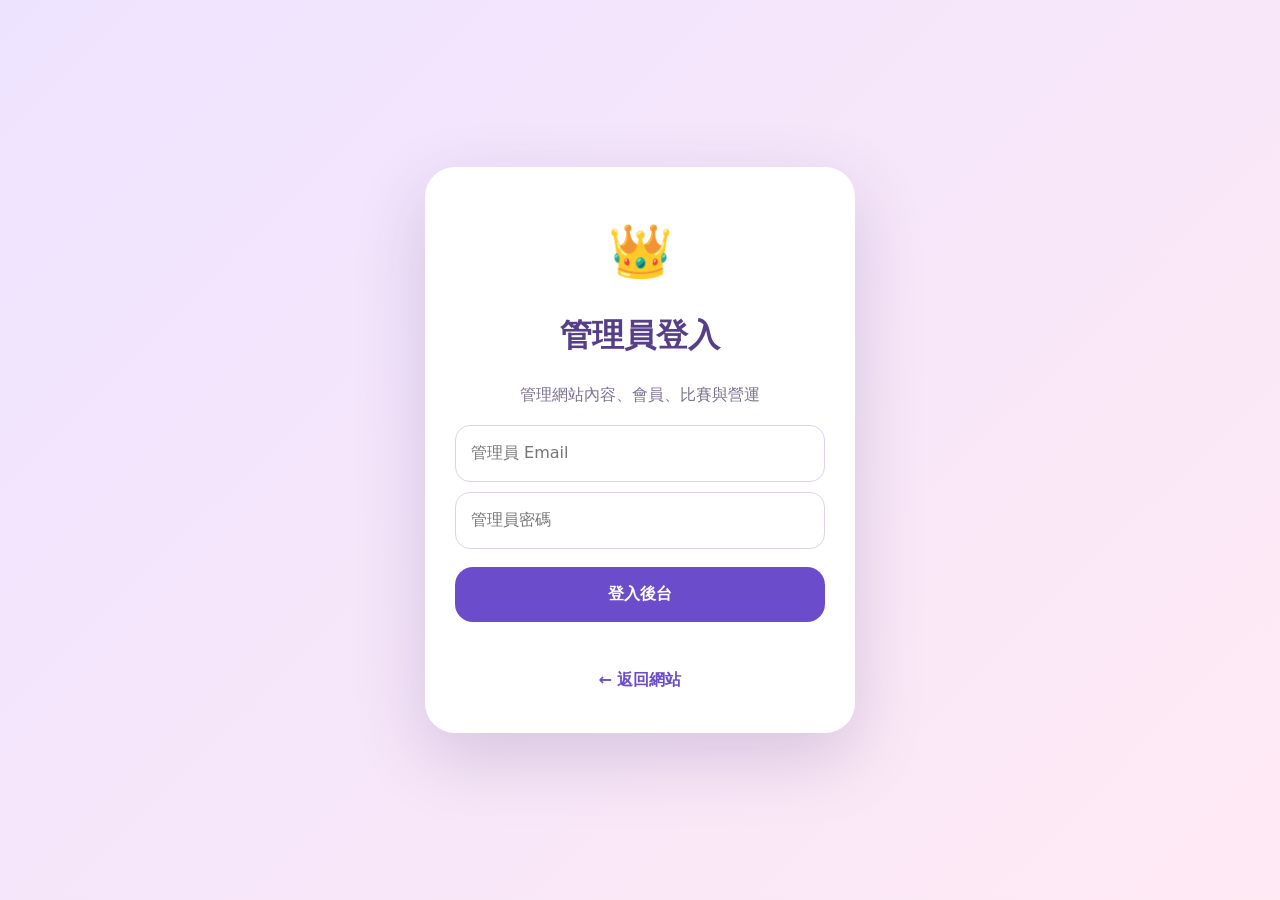
<file: admin.html>
<!doctype html><html lang="zh-Hant"><head><meta charset="UTF-8"><meta name="viewport" content="width=device-width,initial-scale=1"><title>管理後台</title><link rel="stylesheet" href="style.css"></head><body class="adminPage">
<div id="login" class="gate"><div class="gate-card"><div class="lock">👑</div><h1>管理員登入</h1><p>管理網站內容、會員、比賽與營運</p><input id="email" type="email" placeholder="管理員 Email"><input id="password" type="password" placeholder="管理員密碼"><button id="loginButton">登入後台</button><small id="loginError"></small><a href="index.html">← 返回網站</a></div></div>
<div id="dashboard" class="dashboard hidden"><header><div class="nav"><div class="logo">👑 網站管理後台</div><button class="mobileNavToggle" type="button" aria-expanded="false" aria-label="開啟選單">☰ 選單</button><nav><a href="index.html">查看網站</a><a href="videos.html">🎬 影音頻道</a><button id="logoutButton">登出</button></nav></div></header><main><section>
<div class="adminTabs">
  <div class="adminTabGroup"><span>總覽</span><button class="tab active" data-tab="dashboardTab">📊 儀表板</button></div>
  <div class="adminTabGroup"><span>網站</span><button class="tab" data-tab="contentTab">🎨 網站內容</button><button class="tab" data-tab="newsTab">📢 公告管理</button><button class="tab" data-tab="competitionTab">🎮 活動／比賽</button><button class="tab" data-tab="videoTab">🎬 影音頻道</button></div>
  <div class="adminTabGroup"><span>會員</span><button class="tab" data-tab="visitorTab">👥 訪客帳號</button><button class="tab" data-tab="growthTab">💎 會員成長</button><button class="tab" data-tab="rewardTab">🎁 獎勵中心</button><button class="tab" data-tab="couponTab">🎟️ 優惠券</button><button class="tab" data-tab="notificationTab">🔔 通知管理</button><button class="tab" data-tab="aiAnnouncementTab">🤖 AI 公告</button></div>
  <div class="adminTabGroup"><span>App 管理</span><button class="tab" data-tab="appReleaseTab">📱 App 更新管理</button></div>
  <div class="adminTabGroup"><span>系統</span><button class="tab" data-tab="maintenanceTab" hidden>🛠️ 維護管理</button></div>
<div class="adminTabGroup"><span>營運</span><button class="tab" data-tab="productTab">📦 商品管理</button><button class="tab" data-tab="orderTab">🧾 訂單管理</button><button class="tab" data-tab="quickLinkTab">🔗 快速連結</button><button class="tab" data-tab="downloadTab">📁 檔案下載</button><button class="tab" data-tab="supportTab">💬 客服中心</button></div>
</div>
<p class="adminHint">依功能分類管理網站；手機版會自動收合選單。</p>
<div id="dashboardTab" class="tabPanel">
  <div class="dashboardHeader"><div><h2>📊 後台管理儀表板</h2><p class="sub">快速掌握會員、活動、優惠券、客服與通知狀況。</p></div><button class="btn secondary" id="refreshDashboard" type="button">🔄 重新整理</button></div>
  <div class="dashboardQuickActions">
    <button class="dashboardAction primary" type="button" data-dash-tab="newsTab">＋ 新增公告</button>
    <button class="dashboardAction" type="button" data-dash-tab="productTab">＋ 新增商品</button>
    <button class="dashboardAction" type="button" data-dash-tab="competitionTab">＋ 新增活動／比賽</button>
    <button class="dashboardAction" type="button" data-dash-tab="couponTab">🎟️ 發送優惠券</button>
    <button class="dashboardAction" type="button" data-dash-tab="supportTab">💬 處理客服</button>
    <button class="dashboardAction" type="button" data-dash-tab="notificationTab">🔔 發送通知</button>
  </div>
  <div id="dashboardCards" class="dashboardCards"><div class="loading">正在讀取儀表板…</div></div>
  <div class="dashboardGrid">
    <div class="dashboardBox"><div class="dashboardBoxHead"><h3>🚨 待處理</h3><span class="sub">需要你優先查看的項目</span></div><div id="dashboardTodo" class="dashboardList"></div></div>
    <div class="dashboardBox"><div class="dashboardBoxHead"><h3>📅 近期活動</h3><span class="sub">即將開始的活動／比賽</span></div><div id="dashboardUpcoming" class="dashboardList"></div></div>
  </div>
  <div class="dashboardGrid">
    <div class="dashboardBox"><div class="dashboardBoxHead"><h3>📈 近 30 天會員新增</h3><span class="sub">依日期統計</span></div><div id="dashboardMemberTrend" class="miniBars"></div></div>
    <div class="dashboardBox"><div class="dashboardBoxHead"><h3>📝 最近公告</h3><span class="sub">最新發布內容</span></div><div id="dashboardNews" class="dashboardList"></div></div>
  </div>
</div>
<div id="contentTab" class="tabPanel"><h2>🎨 網站內容</h2><p class="sub">修改後按儲存，訪客網站就會更新。</p><div class="editor">
<label>網站名稱<input id="site_name"></label><label>首頁標題<input id="hero_title"></label><label>首頁介紹<textarea id="hero_text" rows="3"></textarea></label><label>主視覺圖片網址<input id="hero_image"></label><label>關於我們標題<input id="about_title"></label><label>關於我們副標題<input id="about_subtitle"></label><label>我們是誰：標題<input id="about1_title"></label><label>我們是誰：內容<textarea id="about1_text" rows="3"></textarea></label><label>我們的特色：標題<input id="about2_title"></label><label>我們的特色：內容<textarea id="about2_text" rows="3"></textarea></label><label>網站特色主標題<input id="features_title"></label><label>網站特色副標題<input id="features_subtitle"></label><div class="four"><div><label>特色 1 標題<input id="f1_title"></label><label>內容<textarea id="f1_text" rows="3"></textarea></label></div><div><label>特色 2 標題<input id="f2_title"></label><label>內容<textarea id="f2_text" rows="3"></textarea></label></div><div><label>特色 3 標題<input id="f3_title"></label><label>內容<textarea id="f3_text" rows="3"></textarea></label></div><div><label>特色 4 標題<input id="f4_title"></label><label>內容<textarea id="f4_text" rows="3"></textarea></label></div></div><label>Email<input id="contact1"></label><label>社群<input id="contact2"></label><label>其他聯絡方式<input id="contact3"></label><button class="btn" id="saveContent">💾 儲存網站內容</button><small id="contentMsg"></small></div></div>
<div id="newsTab" class="tabPanel hidden"><h2>📢 公告管理</h2><div class="editor"><label>公告標題<input id="title"></label><label>分類<select id="category"><option>最新消息</option><option>活動</option><option>蛋仔</option><option>Minecraft伺服器更新</option></select></label><label>發布日期／時間<input id="published_at" type="datetime-local"></label><div class="calendarDateEditor"><h3>📅 行事曆日期</h3><p class="popupHint">手動選日期，或從公告文字自動辨識。自動辨識結果必須勾選確認後才會顯示在行事曆。</p><label>活動開始日期<input id="eventDate" type="date"></label><label>活動結束日期（可留空）<input id="eventEndDate" type="date"></label><button class="btn secondary" id="detectEventDate" type="button">🔎 從公告文字辨識日期</button><small id="eventDateDetectMsg" aria-live="polite"></small><label class="check"><input id="eventDateConfirmed" type="checkbox"> ✓ 我已確認日期正確，加入行事曆</label></div><label class="check"><input id="pinned" type="checkbox"> 📌 置頂公告</label><div class="popupSettingsBox"><div class="popupSettingsTitle">🔔 推播通知設定</div><label class="check popupEnableRow"><input id="pushEnabled" type="checkbox" checked> <strong>發布後推播給已允許通知的 App 使用者</strong></label><div class="popupHint">取消勾選時只發布公告，不會發送手機推播。編輯舊公告不會重複推播。</div></div><div class="popupSettingsBox">
  <div class="popupSettingsTitle">📢 彈窗公告設定</div>
  <label class="check popupEnableRow"><input id="popupEnabled" type="checkbox"> <strong>啟用彈窗公告</strong></label>
  <div class="popupHint">開啟後，使用者進入網站時會看到這則公告；必須按「✓ 我已閱讀」才會關閉。</div>
  <label>彈窗顯示方式<select id="popupMode"><option value="once">只顯示一次（閱讀後不再跳出）</option><option value="every_visit">重要公告（每次造訪顯示一次）</option></select></label>
  <label>彈窗開始時間<input id="popupStartAt" type="datetime-local"></label>
  <label>彈窗結束時間（可留空）<input id="popupEndAt" type="datetime-local"></label>
</div><label>公告內容<textarea id="content" rows="8"></textarea></label><label>公告連結網址<input id="linkUrl" type="url" placeholder="https://... 或 /page.html"></label><label>連結按鈕文字<input id="linkLabel" placeholder="例如：查看活動詳情"></label><button class="btn" id="publishButton">＋ 儲存公告</button><small id="publishMsg"></small></div><div class="adminListTools"><input id="newsSearch" type="search" placeholder="搜尋公告標題、內容、分類"><select id="newsStatusFilter"><option value="all">全部狀態</option><option value="published">已發布</option><option value="draft">草稿</option></select></div><h2 style="margin-top:28px">公告列表</h2><div id="adminList" class="newsList"></div></div>
<div id="videoTab" class="tabPanel hidden"><div class="dashboardHeader"><div><h2>🎬 影音頻道管理</h2><p class="sub">貼上 YouTube 網址即可自動解析影片 ID 與縮圖；會員可在網站內觀看，也可一鍵前往 YouTube。</p></div><button class="btn secondary" id="refreshVideosAdmin" type="button">🔄 重新整理</button></div><div class="editor"><input id="videoId" type="hidden"><label>影片標題<input id="videoTitle" placeholder="例如：2026 活動精彩回顧"></label><label>YouTube 網址<input id="videoUrl" placeholder="https://www.youtube.com/watch?v=..."></label><div id="videoPreview" class="sub" style="margin:8px 0">貼上網址後會自動顯示縮圖預覽。</div><label>影片介紹<textarea id="videoDescription" rows="4"></textarea></label><label>分類<select id="videoCategoryInput"><option>最新消息</option><option>活動</option><option>教學</option><option>訪談</option><option>官方公告</option><option>精彩花絮</option><option>其他</option></select></label><label>排序<input id="videoSortOrder" type="number" min="0" step="1" value="0"></label><label class="check"><input id="videoFeatured" type="checkbox"> ⭐ 精選影片</label><label class="check"><input id="videoPublished" type="checkbox" checked> 👁️ 上架</label><div class="competitionActions"><button class="btn" id="saveVideo" type="button">💾 儲存影片</button><button class="btn secondary" id="clearVideo" type="button">清除</button></div><small id="videoMsg"></small></div><h2 style="margin-top:28px">🎬 影片列表</h2><div class="adminListTools"><input id="videoAdminSearch" type="search" placeholder="搜尋標題、分類"></div><div id="adminVideos" class="newsList"></div></div><div id="orderTab" class="tabPanel hidden"><div class="dashboardHeader"><div><h2>🧾 訂單管理</h2><p class="sub">管理會員商品訂單；付款方式目前只有線下現金。</p></div><button class="btn secondary" id="refreshOrdersAdmin" type="button">🔄 重新整理</button></div><div class="adminListTools"><input id="orderSearch" type="search" placeholder="搜尋訂單編號、會員編號、Email、商品"><select id="orderStatusFilter"><option value="all">全部狀態</option><option value="pending_payment">待付款</option><option value="paid">已付款</option><option value="completed">已完成</option><option value="cancelled">已取消</option></select></div><div id="adminOrders" class="newsList"><div class="loading">正在載入…</div></div></div><div id="productTab" class="tabPanel hidden"><h2>📦 商品管理</h2><div class="editor"><input id="productId" type="hidden"><label>商品名稱<input id="productName"></label><label>分類<input id="productCategory" placeholder="例如：遊戲周邊"></label><label>價格<input id="productPrice" type="number" min="0" step="1"></label><label>圖片網址<input id="productImage"></label><label>商品介紹<textarea id="productDescription" rows="5"></textarea></label><label class="check"><input id="productActive" type="checkbox" checked> 上架</label><button class="btn" id="saveProduct">📦 儲存商品</button><button class="btn secondary" id="clearProduct">清除表單</button><small id="productMsg"></small></div><div class="adminListTools"><input id="productSearch" type="search" placeholder="搜尋商品名稱、分類、介紹"><select id="productStatusFilter"><option value="all">全部狀態</option><option value="active">上架中</option><option value="inactive">已下架</option></select></div><h2 style="margin-top:28px">商品列表</h2><div id="adminProducts" class="productGrid"></div></div>
<div id="growthTab" class="tabPanel hidden"><div class="dashboardHeader"><div><h2>💎 會員成長管理</h2><p class="sub">管理會員積分、等級、任務、成就與積分紀錄。</p></div><button class="btn secondary" id="refreshGrowthAdmin" type="button">🔄 重新整理</button></div><div id="growthAdminSummary" class="competitionSummary"></div><div class="growthManagerGrid"><div class="editor"><h3>🎯 任務管理</h3><input id="growthTaskId" type="hidden"><label>任務代碼<input id="growthTaskCode" placeholder="例如：registration_3"></label><label>任務名稱<input id="growthTaskTitle" placeholder="例如：完成 3 次報名"></label><label>任務說明<textarea id="growthTaskDescription" rows="2" placeholder="會員完成什麼條件即可獲得獎勵"></textarea></label><label>任務類型<select id="growthTaskType"><option value="profile_complete">完成會員資料</option><option value="first_registration">第一次報名</option><option value="first_result">第一次參賽成績</option><option value="registration_count">報名次數</option><option value="result_count">成績次數</option></select></label><label>任務週期<select id="growthTaskCycle"><option value="one_time">一次性</option><option value="daily">每日</option><option value="weekly">每週</option></select></label><label>開始時間<input id="growthTaskStartAt" type="datetime-local"></label><label>結束時間<input id="growthTaskEndAt" type="datetime-local"></label><label>達成數量<input id="growthTaskRequirement" type="number" min="1" step="1" value="1"></label><label>獎勵積分<input id="growthTaskReward" type="number" min="0" step="1" value="10"></label><label class="check"><input id="growthTaskActive" type="checkbox" checked> 啟用任務</label><button class="btn" id="saveGrowthTask" type="button">💾 儲存任務</button><button class="btn secondary" id="clearGrowthTask" type="button">清除</button><small id="growthTaskMsg"></small></div><div class="editor"><h3>🏆 成就管理</h3><input id="growthAchievementId" type="hidden"><label>成就代碼<input id="growthAchievementCode" placeholder="例如：registration_10"></label><label>成就名稱<input id="growthAchievementTitle" placeholder="例如：參賽新星"></label><label>成就說明<textarea id="growthAchievementDescription" rows="2" placeholder="達成條件後解鎖的成就"></textarea></label><label>成就圖示<input id="growthAchievementIcon" value="🏆" maxlength="8"></label><label>稀有度<select id="growthAchievementRarity"><option value="common">普通</option><option value="rare">稀有</option><option value="epic">史詩</option><option value="legendary">傳說</option></select></label><label class="check"><input id="growthAchievementHidden" type="checkbox"> 隱藏成就</label><label>成就類型<select id="growthAchievementType"><option value="registration_count">報名次數</option><option value="result_place">冠軍次數</option><option value="points">累積積分</option></select></label><label>達成數量／門檻<input id="growthAchievementRequirement" type="number" min="1" step="1" value="1"></label><label>獎勵積分<input id="growthAchievementReward" type="number" min="0" step="1" value="10"></label><label class="check"><input id="growthAchievementActive" type="checkbox" checked> 啟用成就</label><button class="btn" id="saveGrowthAchievement" type="button">💾 儲存成就</button><button class="btn secondary" id="clearGrowthAchievement" type="button">清除</button><small id="growthAchievementMsg"></small></div></div><div class="growthManagerLists"><div><h3>🎯 現有任務</h3><div id="growthTaskList" class="newsList"></div></div><div><h3>🏆 現有成就</h3><div id="growthAchievementList" class="newsList"></div></div></div><div class="editor growthResetPanel"><h3>🔄 會員成長完整重置</h3><p class="sub">會將積分、等級、活躍天數、連續紀錄、任務與目前成就狀態重置；歷史積分、已兌換獎勵、優惠券與成就歷史會保留。</p><div class="adminListTools"><select id="growthResetMemberSelect"></select></div><label>重置原因<input id="growthResetReason" maxlength="200" placeholder="例如：新一季會員成長重新開始"></label><button class="btn" id="resetGrowthMember" type="button">🔄 執行重置</button><small id="growthResetMsg"></small><details style="margin-top:16px"><summary>📜 查看這位會員的重置歷史</summary><div id="growthResetHistory" class="newsList" style="margin-top:12px"></div></details></div><div class="editor"><h3>➕➖ 調整會員積分</h3><div class="adminListTools"><input id="growthMemberSearch" type="search" placeholder="搜尋會員編號、暱稱、Email"><select id="growthMemberSelect"></select></div><label>積分調整<input id="growthAmount" type="number" step="1" placeholder="正數＝增加，負數＝扣除"></label><label>調整原因<input id="growthReason" maxlength="200" placeholder="例如：活動特別獎勵"></label><button class="btn" id="adjustGrowthPoints">💎 確認調整積分</button><small id="growthAdminMsg"></small></div><h2 style="margin-top:28px">會員積分紀錄</h2><div class="adminListTools"><input id="growthLogSearch" type="search" placeholder="搜尋會員或調整原因"><select id="growthLogFilter"><option value="all">全部</option><option value="positive">增加</option><option value="negative">扣除</option></select></div><div id="growthAdminLogs" class="newsList"></div></div><div id="visitorTab" class="tabPanel hidden"><h2>👥 訪客帳號</h2><div class="editor"><label>訪客 Email<input id="visitorAccountEmail" type="email"></label><label>統一訪客密碼<input id="sharedVisitorPassword" type="password" minlength="8" placeholder="所有訪客共用的密碼"></label><button class="btn" id="createVisitor">＋ 建立訪客帳號</button><button class="btn secondary" id="setSharedVisitorPassword">🔑 將此密碼套用到所有訪客</button><small id="visitorMsg"></small><small id="sharedPasswordMsg"></small><p class="sub">所有訪客使用同一組統一密碼；訪客仍以自己的 Email 識別，所以優惠券與客服紀錄可以分開。</p></div><div id="visitorList" class="newsList"></div></div>
<div id="rewardTab" class="tabPanel hidden"><div class="dashboardHeader"><div><h2>🎁 獎勵中心管理</h2><p class="sub">設定會員可用成長積分兌換的優惠券型獎勵。</p></div><button class="btn secondary" id="refreshRewardsAdmin" type="button">🔄 重新整理</button></div><div class="editor"><input id="rewardId" type="hidden"><label>獎勵代碼<input id="rewardCode" placeholder="例如：reward_coupon_10"></label><label>獎勵名稱<input id="rewardTitle" placeholder="例如：10 元優惠券"></label><label>說明<textarea id="rewardDescription" rows="2"></textarea></label><label>圖示<input id="rewardIcon" value="🎁" maxlength="8"></label><label>獎勵分類<select id="rewardCategory"><option value="cash">現金折抵</option><option value="discount">折扣優惠</option><option value="gift">贈品</option><option value="other">其他</option></select></label><label>所需積分<input id="rewardPointCost" type="number" min="1" step="1" value="50"></label><label>最低會員等級<select id="rewardMinLevel"><option value="newbie">新手</option><option value="bronze">青銅會員</option><option value="silver">白銀會員</option><option value="gold">黃金會員</option><option value="diamond">鑽石會員</option></select></label><label>必要成就<select id="rewardAchievement"><option value="">無</option></select></label><label>每人兌換上限<input id="rewardUserLimit" type="number" min="1" step="1" placeholder="留空＝不限"></label><label>總兌換上限<input id="rewardTotalLimit" type="number" min="1" step="1" placeholder="留空＝不限"></label><label>優惠券名稱<input id="rewardCouponTitle" placeholder="留空＝使用獎勵名稱"></label><label>優惠券內容<input id="rewardCouponDescription"></label><label>折扣／面額<input id="rewardCouponDiscount" placeholder="例如：NT$10、9 折"></label><label>優惠券有效天數<input id="rewardCouponExpiresDays" type="number" min="1" step="1" placeholder="留空＝無期限"></label><label>獎勵開始時間<input id="rewardAvailableFrom" type="datetime-local"></label><label>獎勵結束時間<input id="rewardAvailableUntil" type="datetime-local"></label><label>排序<input id="rewardSortOrder" type="number" min="0" step="1" value="0"></label><label class="check"><input id="rewardEnabled" type="checkbox" checked> 啟用獎勵</label><div class="competitionActions"><button class="btn" id="saveReward" type="button">💾 儲存獎勵</button><button class="btn secondary" id="clearReward" type="button">清除</button></div><small id="rewardMsg"></small></div><h2 style="margin-top:28px">🎁 獎勵列表</h2><div id="adminRewards" class="newsList"></div><h2 style="margin-top:28px">📜 兌換紀錄</h2><div id="adminRewardRedemptions" class="newsList"></div></div><div id="couponTab" class="tabPanel hidden"><h2>🎟️ 優惠券管理</h2><div class="editor"><label>優惠券名稱<input id="couponTitle" placeholder="例如：新會員 9 折券"></label><label>優惠內容<input id="couponDescription" placeholder="全站商品 9 折"></label><label>優惠碼<input id="couponCode" placeholder="WELCOME90"></label><label>折扣／面額<input id="couponDiscount" placeholder="例如：9 折"></label><label>有效期限<input id="couponExpires" type="date"></label><label>發送給<select id="couponVisitor"></select></label><button class="btn" id="createCoupon">🎟️ 發送優惠券</button><small id="couponMsg"></small></div><div class="adminListTools"><input id="couponSearch" type="search" placeholder="搜尋優惠券名稱、優惠碼、會員 Email"></div><h2 style="margin-top:28px">優惠券紀錄</h2><div id="adminCoupons" class="newsList"></div></div>
<div id="competitionTab" class="tabPanel hidden"><h2>🎮 活動／比賽管理</h2>
<p class="sub">建立活動／比賽、輸入成績並公布。公布後會出現在前台的活動／比賽頁與「歷屆成績」入口。</p>
<div class="competitionSummary" id="competitionSummary"></div>
<div class="editor">
<input id="competitionId" type="hidden">
<label>比賽名稱<input id="competitionName" placeholder="例如：Minecraft 建築大賽 #1"></label>
<label>分類<select id="competitionCategory"><option value="Minecraft">Minecraft</option><option value="蛋仔">蛋仔</option></select></label>
<div class="categoryManager">
  <h3>🏷️ 賽事分類管理</h3>
  <p class="sub">可新增、修改自訂分類；預設的 Minecraft 與蛋仔分類保留。</p>
  <div class="inlineForm">
    <input id="competitionCategoryNew" placeholder="輸入新的賽事分類，例如：生存挑戰">
    <button class="btn secondary" type="button" id="addCompetitionCategory">＋ 新增分類</button>
  </div>
  <div id="competitionCategoryList" class="newsList"></div>
</div>
<label>比賽日期<input id="competitionDate" type="date"></label>
<div class="registrationAdvancedGrid">
  <label>報名截止時間<input id="competitionRegistrationDeadline" type="datetime-local"></label>
  <label>報名人數上限<input id="competitionRegistrationCapacity" type="number" min="1" step="1" placeholder="留空＝不限"></label>
  <label class="check"><input id="competitionRegistrationApproval" type="checkbox"> 需要管理員審核報名</label><label class="check"><input id="competitionWaitlistEnabled" type="checkbox" checked> 開放候補名單</label>
</div>
<label>自訂報名欄位（每行一個欄位名稱）<textarea id="competitionRegistrationFields" rows="3" placeholder="例如：Discord ID
遊戲暱稱
是否需要語音"></textarea></label>
<label>比賽說明<textarea id="competitionDescription" rows="4" placeholder="比賽規則、主題或其他說明"></textarea></label>
<div class="registrationAdvancedGrid">
  <label class="check"><input id="competitionCheckinEnabled" type="checkbox"> 開啟活動簽到</label>
  <label>簽到碼<input id="competitionCheckinCode" placeholder="例如：A7K9P2"></label>
  <label>簽到開始<input id="competitionCheckinStart" type="datetime-local"></label>
  <label>簽到結束<input id="competitionCheckinEnd" type="datetime-local"></label>
  <label>簽到獎勵積分<input id="competitionCheckinPoints" type="number" min="0" step="1" value="10"></label><label>活動完成獎勵積分<input id="competitionCompletionPoints" type="number" min="0" step="1" value="20"></label>
</div>
<div class="resultEditor">
  <h3>參賽成績</h3>
  <div id="competitionResults"></div>
  <button class="btn secondary" type="button" id="addCompetitionResult">＋ 新增參賽者</button>
</div>
<div class="competitionActions">
  <button class="btn" id="saveCompetition" type="button">💾 儲存草稿</button>
  <button class="btn" id="publishCompetition" type="button">📢 公布結果</button>
  <button class="btn secondary" id="unpublishCompetition" type="button">🔒 取消公布</button>
  <button class="btn secondary" id="clearCompetition" type="button">清除表單</button>
</div>
<small id="competitionMsg"></small>
</div>
<div id="competitionV3Tools" class="editor"><h3>🚀 V3 活動營運</h3><div class="competitionActions"><button class="btn secondary" id="showCompetitionQr" type="button">📱 顯示簽到 QR Code</button><button class="btn secondary" id="copyCompetitionQr" type="button">🔗 複製簽到連結</button><button class="btn" id="settleCompetition" type="button">🏁 結算活動</button></div><div id="competitionQrPanel" class="hidden" style="margin-top:16px"><div id="competitionQrImage"></div><p id="competitionQrUrl" class="sub"></p></div></div><div id="competitionV4Tools" class="editor"><h3>🚀 V4 會員活動生態</h3><div class="competitionActions"><button class="btn secondary" id="loadActivityAnalytics" type="button">📊 活動總分析</button><button class="btn secondary" id="loadActivityBadges" type="button">🏅 查看活動徽章</button></div><div id="activityAnalytics" class="competitionSummary" style="margin-top:14px"></div><div id="activityBadgeAdmin" class="newsList"></div><div class="editor" style="margin-top:18px"><h4>🎁 本活動獎勵規則</h4><div class="registrationAdvancedGrid"><label>獎勵類型<select id="activityRewardType"><option value="points">💎 積分</option><option value="badge">🏅 徽章</option></select></label><label>積分<input id="activityRewardPoints" type="number" min="1" step="1" value="10"></label><label>徽章<select id="activityRewardBadge"></select></label></div><label>獎勵名稱<input id="activityRewardTitle" placeholder="例如：活動完成獎勵"></label><label>說明<input id="activityRewardDescription" placeholder="例如：完成本場活動即可獲得"></label><button class="btn" id="addActivityReward" type="button">＋ 新增獎勵規則</button><small id="activityRewardMsg"></small><div id="activityRewardList" class="newsList" style="margin-top:12px"></div></div></div><div id="competitionAttendancePanel" class="registrationAdminPanel hidden"><h3>📍 活動簽到／出席統計</h3><div id="competitionAttendanceSummary" class="competitionSummary"></div><div class="adminListTools"><select id="attendanceStatusFilter"><option value="all">全部</option><option value="not_checked_in">未簽到</option><option value="checked_in">已簽到</option><option value="late">遲到</option><option value="no_show">未到</option><option value="cancelled">取消</option></select></div><div id="competitionAttendance" class="newsList"></div></div>
<div id="competitionRegistrationPanel" class="registrationAdminPanel hidden"><h3>📝 報名名單</h3><div class="competitionActions"><button class="btn secondary" id="exportCompetitionRegistrations" type="button">📥 匯出 CSV</button></div><div class="adminListTools"><input id="registrationSearch" type="search" placeholder="搜尋會員編號、暱稱、Email"><select id="registrationStatusFilter"><option value="all">全部狀態</option><option value="pending">待審核</option><option value="approved">已通過</option><option value="active">已報名</option><option value="rejected">未通過</option><option value="cancelled">已取消</option></select></div><div id="competitionRegistrations" class="newsList"></div><h3 style="margin-top:24px">🕐 候補名單</h3><div id="competitionWaitlist" class="newsList"></div></div><div class="adminListTools"><input id="competitionSearch" type="search" placeholder="搜尋比賽名稱、說明、分類"><select id="competitionStatusFilter"><option value="all">全部狀態</option><option value="draft">草稿</option><option value="upcoming">即將開始</option><option value="today">今天</option><option value="ended">已結束</option><option value="nodate">日期未設定</option></select><select id="competitionCategoryFilter"><option value="all">全部分類</option></select></div><h2 style="margin-top:28px">比賽列表</h2><div id="adminCompetitions" class="newsList"></div></div>
<div id="quickLinkTab" class="tabPanel hidden">
<h2>🔗 快速連結管理</h2>
<p class="sub">管理網站首頁右側的快速連結。可設定名稱、網址、圖示、排序與是否顯示。</p>
<div class="quickLinkAdminGrid">
  <div class="editor">
    <input id="quickLinkId" type="hidden">
    <label>名稱<input id="quickLinkName" placeholder="例如：漢民YouTube"></label>
    <label>連結網址<input id="quickLinkUrl" placeholder="https://... 或 /page.html"></label>
    <label>圖示<input id="quickLinkIcon" placeholder="例如：▶️、📚、🏫"></label>
    <label>排序<input id="quickLinkSort" type="number" min="1" step="1" value="1"></label>
    <label class="check"><input id="quickLinkVisible" type="checkbox" checked> 顯示在網站</label>
    <div class="competitionActions">
      <button class="btn" id="saveQuickLink" type="button">💾 儲存快速連結</button>
      <button class="btn secondary" id="clearQuickLink" type="button">清除表單</button>
    </div>
    <small id="quickLinkMsg"></small>
  </div>
  <div class="quickLinkAdminListWrap">
    <h3>目前快速連結</h3>
    <div id="adminQuickLinks" class="newsList"></div>
  </div>
</div>
</div>
<div id="downloadTab" class="tabPanel hidden"><div class="dashboardHeader"><div><h2>📁 檔案下載管理</h2><p class="sub">上傳檔案並發布到前台「檔案下載」頁，會員可自行下載。</p></div><button class="btn secondary" id="refreshDownloadFiles" type="button">🔄 重新整理</button></div><div class="editor"><label>檔案名稱<input id="downloadTitle" placeholder="例如：活動報名表"></label><label>說明<textarea id="downloadDescription" rows="2"></textarea></label><label>版本<input id="downloadVersion" placeholder="例如：1.2.0"></label><label>選擇檔案<input id="downloadFileInput" type="file"></label><div id="downloadFileInfo" class="sub">支援大型檔案；若檔案已放在 GitHub Releases，可直接使用下方 GitHub 下載網址，不需要再次上傳。</div><div class="editor" style="margin-top:14px"><label>GitHub 下載網址<input id="downloadGithubUrl" type="url" placeholder="https://github.com/你的帳號/你的專案/releases/download/v1.0.0/你的軟體.exe"></label><small class="sub">使用 GitHub Releases 時，填入你的 .exe 實際下載網址即可。</small></div><label class="check"><input id="downloadPublished" type="checkbox" checked> 立即發布到前台</label><div class="competitionActions"><button class="btn" id="uploadDownloadFile" type="button">⬆️ 上傳並發布</button><button class="btn secondary" id="saveGithubDownload" type="button">🔗 儲存 GitHub 下載</button></div><div class="progressTrack hidden" id="downloadProgressWrap"><i id="downloadProgressBar" style="width:0%"></i></div><small id="downloadMsg"></small></div><h2 style="margin-top:28px">📁 檔案列表</h2><div id="adminDownloadFiles" class="newsList"></div></div><div id="aiAnnouncementTab" class="tabPanel hidden"><h2>🤖 AI 公告產生器</h2><p class="sub">AI 只負責產生草稿；你確認與修改後，仍使用原本的「儲存公告」手動發布。</p><div class="editor"><label>公告主題<input id="aiTopic" placeholder="例如：會員週活動開始"></label><label>活動／事件內容<textarea id="aiEventInfo" rows="4" placeholder="例如：9/20～9/27，每日登入可獲得 10 點成長點數"></textarea></label><label>公告對象<input id="aiAudience" placeholder="例如：全體會員"></label><label>重要提醒<textarea id="aiImportantNotes" rows="3" placeholder="例如：每天限領一次；活動結束後無法補領"></textarea></label><label>文字風格<select id="aiStyle"><option value="正式">正式</option><option value="活潑" selected>活潑</option><option value="簡潔">簡潔</option><option value="活動宣傳">活動宣傳</option><option value="社群風格">社群風格</option></select></label><div class="competitionActions"><button class="btn" id="generateAiAnnouncement" type="button">✨ AI 產生公告</button><button class="btn secondary" id="clearAiAnnouncement" type="button">清除</button></div><small id="aiAnnouncementMsg"></small></div><div class="editor" style="margin-top:18px"><label>AI 標題<input id="aiGeneratedTitle"></label><label>AI 摘要<textarea id="aiGeneratedSummary" rows="3"></textarea></label><label>AI 內文<textarea id="aiGeneratedContent" rows="10"></textarea></label><div class="competitionActions"><button class="btn" id="applyAiAnnouncement" type="button">⬇️ 套用到公告編輯器</button></div></div></div><div id="appReleaseTab" class="tabPanel hidden"><h2>📱 App 更新管理</h2><p class="sub">發布版本後，Android App 會自動檢查並提醒使用者。APK 請使用長期有效的 HTTPS 下載網址（建議 GitHub Releases，不要使用 14 天到期的 Actions Artifact）。</p><div class="editor"><input id="releaseId" type="hidden"><label>版本代碼 versionCode<input id="releaseVersionCode" type="number" min="1" step="1" placeholder="例如：2"></label><label>顯示版本號<input id="releaseVersionName" placeholder="例如：1.1.0"></label><label>更新內容<textarea id="releaseNotes" rows="5" placeholder="逐行填寫本次新增功能與修正內容"></textarea></label><label>新版 APK HTTPS 下載網址<input id="releaseApkUrl" type="url" placeholder="https://github.com/.../releases/download/.../app-release.apk"></label><label class="check"><input id="releasePublished" type="checkbox"> 儲存後立即發布</label><div class="competitionActions"><button class="btn" id="saveAppRelease" type="button">💾 儲存版本</button><button class="btn secondary" id="clearAppRelease" type="button">清除</button><button class="btn secondary" id="refreshAppReleases" type="button">🔄 重新整理</button></div><small id="appReleaseMsg"></small></div><h2 style="margin-top:28px">版本紀錄</h2><div id="appReleaseAdminList" class="newsList"></div></div><div id="notificationTab" class="tabPanel hidden"><h2>🔔 通知管理</h2><p class="sub">可發送給單一會員或全部會員；通知會出現在「我的 → 我的通知」。</p><div class="editor"><label>通知標題<input id="notificationTitle"></label><label>通知類型<select id="notificationType"><option value="系統">📢 系統</option><option value="比賽">🏆 比賽</option><option value="優惠券">🎟️ 優惠券</option><option value="客服">💬 客服</option></select></label><label>通知內容<textarea id="notificationContent" rows="5"></textarea></label><label>發送給<select id="notificationUser"></select></label><button class="btn" id="createNotification">🔔 發送通知</button><small id="notificationMsg"></small></div><h2 style="margin-top:40px">通知紀錄</h2><div id="adminNotifications" class="newsList"></div></div><div id="supportTab" class="tabPanel hidden"><h2>💬 客服中心</h2><div class="adminListTools"><select id="supportStatusFilter"><option value="all">全部狀態</option><option value="open">待處理</option><option value="answered">已回覆</option><option value="closed">已結案</option></select><input id="supportSearch" type="search" placeholder="搜尋主旨、內容"></div><div id="ticketList" class="newsList"></div></div>

<div id="maintenanceTab" class="tabPanel hidden">
  <div class="dashboardHeader">
    <div>
      <h2>🛠️ 維護管理</h2>
      <p class="sub">建立維護草稿、安排維護、取消排程，並查看維護紀錄。所有寫入操作仍由伺服器驗證管理員權限。</p>
    </div>
    <button class="btn secondary" id="refreshMaintenanceEvents" type="button">🔄 重新整理</button>
  </div>
  <div class="adminListTools">
    <label>事件狀態
      <select id="maintenanceStatusFilter">
        <option value="all">全部狀態</option>
        <option value="draft">草稿</option>
        <option value="scheduled">已排程</option>
        <option value="cancelled">已取消</option>
        <option value="completed">已完成</option>
      </select>
    </label>
  </div>
  <div class="editor">
    <h3 id="maintenanceFormTitle">新增維護草稿</h3>
    <input id="maintenanceEventId" type="hidden">
    <input id="maintenanceEventVersion" type="hidden">
    <label>維護標題
      <input id="maintenanceTitle" maxlength="200" placeholder="例如：網站例行維護">
    </label>
    <label>對訪客顯示的訊息
      <textarea id="maintenanceMessage" rows="4" maxlength="4000" placeholder="說明維護期間可能受到影響的服務"></textarea>
    </label>
    <label class="check">
      <input id="maintenanceGlobal" type="checkbox"> 全站維護
    </label>
    <div id="maintenanceScopeOptions" class="editor" style="margin-top:10px">
      <strong>受影響的功能範圍（可複選）</strong>
      <label class="check"><input type="checkbox" data-maintenance-scope="site_core"> 網站核心</label>
      <label class="check"><input type="checkbox" data-maintenance-scope="announcements_info"> 公告資訊</label>
      <label class="check"><input type="checkbox" data-maintenance-scope="events_competitions"> 活動與比賽</label>
      <label class="check"><input type="checkbox" data-maintenance-scope="video_content"> 影片內容</label>
      <label class="check"><input type="checkbox" data-maintenance-scope="membership_growth"> 會員成長</label>
      <label class="check"><input type="checkbox" data-maintenance-scope="store_support"> 商店與客服</label>
      <label class="check"><input type="checkbox" data-maintenance-scope="downloads_app"> 下載與 App</label>
    </div>
    <label>開始時間（台灣時間）
      <input id="maintenanceStartsAt" type="datetime-local">
    </label>
    <label>結束時間（台灣時間）
      <input id="maintenanceEndsAt" type="datetime-local">
    </label>
    <label>管理員內部備註（不會顯示給訪客）
      <textarea id="maintenanceInternalNote" rows="2" maxlength="4000"></textarea>
    </label>
    <label>操作原因（必填）
      <input id="maintenanceReason" maxlength="500" placeholder="例如：例行版本更新">
    </label>
    <div class="competitionActions">
      <button class="btn" id="saveMaintenanceEvent" type="button">💾 建立草稿</button>
      <button class="btn secondary" id="clearMaintenanceForm" type="button">清除表單</button>
    </div>
    <small id="maintenanceMsg" aria-live="polite"></small>
  </div>
  <h3 style="margin-top:28px">維護事件紀錄</h3>
  <div id="maintenanceEventList" class="newsList">
    <div class="loading">切換到此頁籤後載入維護紀錄。</div>
  </div>
  <div id="maintenancePagination" class="competitionActions" style="justify-content:center;align-items:center;gap:12px;margin-top:16px" aria-label="維護事件分頁"></div>
</div>
</section></main></div><script src="config.js"></script>
<script src="admin.js?v=26.11.21-pagination1"></script><script src="admin-app-releases.js"></script>
<script>
(function(){
  function bindAdminTabs(){
    document.querySelectorAll('.tab').forEach(function(btn){
      if(btn.__tabFallbackBound) return;
      btn.__tabFallbackBound=true;
      btn.addEventListener('click',function(){
        var id=btn.getAttribute('data-tab');
        if(!id) return;
        document.querySelectorAll('.tabPanel').forEach(function(panel){panel.classList.add('hidden');});
        document.querySelectorAll('.tab').forEach(function(b){b.classList.remove('active');});
        var panel=document.getElementById(id);
        if(panel) panel.classList.remove('hidden');
        btn.classList.add('active');
      },true);
    });
  }
  if(document.readyState==='loading') document.addEventListener('DOMContentLoaded',bindAdminTabs);
  else bindAdminTabs();
})();
</script></body></html>
</file>
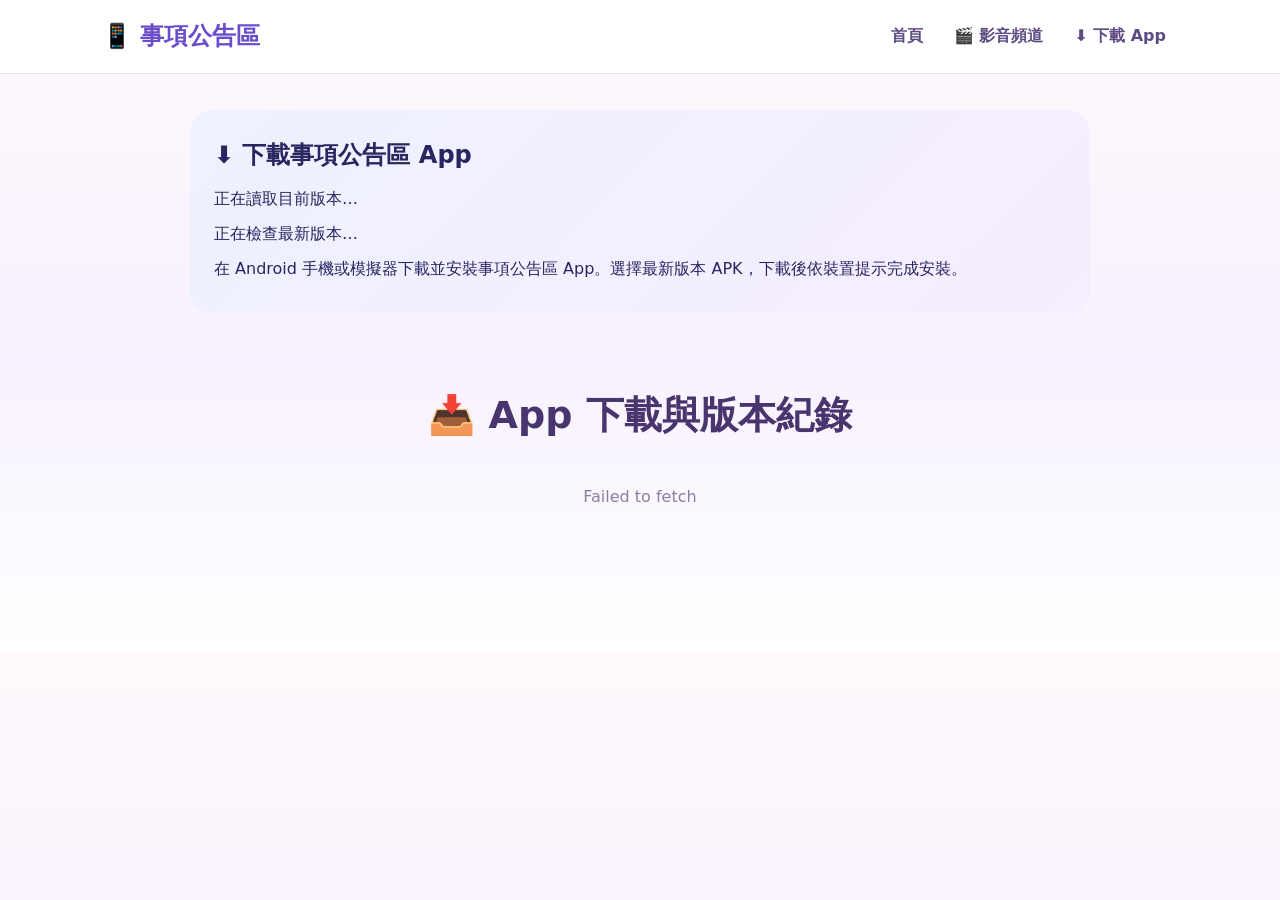
<file: app-updates.html>
<!doctype html><html lang="zh-Hant"><head><meta charset="UTF-8"><meta name="viewport" content="width=device-width,initial-scale=1"><title>下載 App｜事項公告區</title><link rel="stylesheet" href="style.css"><style>.releaseHero{max-width:900px;margin:36px auto 20px;padding:24px;border-radius:22px;background:linear-gradient(135deg,#eef1ff,#f6edff);color:#28265f}.releaseHero h1{margin:0 0 8px}.releaseHero p{margin:6px 0}.releaseList{max-width:900px;margin:24px auto 50px}.releaseList .notice{margin-bottom:14px}.releaseNav{max-width:900px;margin:22px auto}</style></head><body><header><div class="nav"><div class="logo">📱 事項公告區</div><button class="mobileNavToggle" type="button" aria-expanded="false">☰ 選單</button><nav><a href="index.html">首頁</a><a href="videos.html">🎬 影音頻道</a><a href="app-updates.html">⬇️ 下載 App</a></nav></div></header><main><section class="releaseHero"><h1>⬇️ 下載事項公告區 App</h1><p id="appCurrentVersion">正在讀取目前版本…</p><p id="appLatestVersion">正在檢查最新版本…</p><p>在 Android 手機或模擬器下載並安裝事項公告區 App。選擇最新版本 APK，下載後依裝置提示完成安裝。</p></section><section class="releaseList"><h2>📥 App 下載與版本紀錄</h2><div id="appReleaseList" class="newsList"><div class="loading">正在載入更新紀錄…</div></div></section></main><script src="config.js"></script>
<script src="app-release-center.js?v=26.11.16-datafix1"></script><script>document.querySelector('.mobileNavToggle')?.addEventListener('click',function(){const n=this.nextElementSibling,o=n.classList.toggle('mobileOpen');this.setAttribute('aria-expanded',String(o));this.textContent=o?'✕ 關閉選單':'☰ 選單'});</script></body></html>
</file>
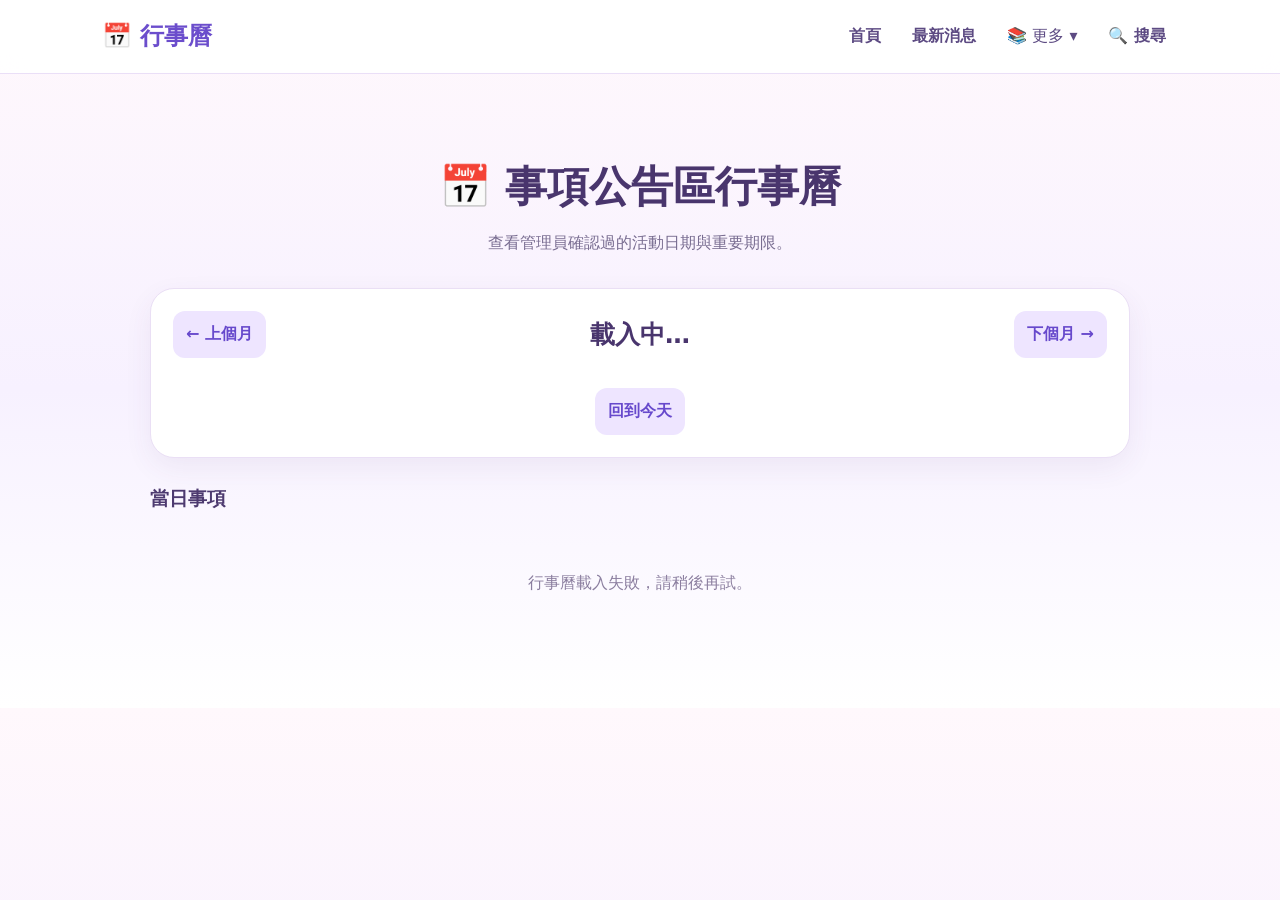
<file: calendar.html>
<!doctype html>
<html lang="zh-Hant">
<head>
<meta charset="UTF-8">
<meta name="viewport" content="width=device-width,initial-scale=1">
<title>📅 行事曆｜事項公告區</title>
<link rel="stylesheet" href="style.css">
<style>
.calendarWrap{max-width:980px;margin:24px auto;background:#fff;border:1px solid #eadff5;border-radius:24px;padding:22px;box-shadow:0 10px 28px rgba(83,62,120,.07)}
.calendarTop{display:flex;align-items:center;justify-content:space-between;gap:12px;margin-bottom:16px}
.calendarTop h2{margin:0;text-align:left;font-size:25px}
.calendarTop button,.calendarToday{border:0;border-radius:12px;padding:9px 13px;background:#eee5ff;color:#6749cc;font:inherit;font-weight:800;cursor:pointer}
.calendarGrid{display:grid;grid-template-columns:repeat(7,minmax(0,1fr));gap:6px}
.calendarWeekday{text-align:center;color:#8b7e9f;font-weight:900;padding:7px 0}
.calendarDay{min-height:82px;border:1px solid #eee7f6;border-radius:13px;padding:7px;background:#fff;text-align:left;font:inherit;color:#4d3a70;cursor:pointer}
.calendarDay.muted{opacity:.38}.calendarDay.today{border-color:#8c70d8;background:#f8f4ff}.calendarDay.selected{outline:2px solid #6749cc;background:#f0eaff}
.calendarDay b{display:block}.calendarDots{display:flex;gap:3px;flex-wrap:wrap;margin-top:7px}.calendarDot{width:7px;height:7px;border-radius:50%;background:#8b6bd8}
.calendarAgenda{max-width:980px;margin:20px auto}.calendarAgenda h3{color:#4d3a70}.calendarEvent{background:#fff;border:1px solid #eadff5;border-radius:17px;padding:15px 18px;margin:10px 0}.calendarEvent a{color:#6749cc;font-weight:900;text-decoration:none}.calendarEvent small{color:#8b7e9f}
@media(max-width:600px){.calendarWrap{margin:14px 10px;padding:12px}.calendarDay{min-height:58px;padding:5px;font-size:13px}.calendarTop h2{font-size:20px}.calendarGrid{gap:3px}}
</style>
</head>
<body>
<header><div class="nav"><div class="logo">📅 行事曆</div><button class="mobileNavToggle" type="button" aria-expanded="false">☰ 選單</button><nav><a href="index.html">首頁</a><a href="news.html">最新消息</a><div class="navDropdown"><button type="button" aria-expanded="false">📚 更多 ▾</button><div class="dropdownMenu"><a href="downloads.html">📁 檔案下載</a><a href="calendar.html">📅 行事曆</a><a href="app-updates.html">⬇️ 下載 App</a><a href="settings.html">📱 App 設定</a></div></div><a href="search.html">🔍 搜尋</a></nav></div></header>
<main><section><h1 class="pageTitle">📅 事項公告區行事曆</h1><p class="sub">查看管理員確認過的活動日期與重要期限。</p>
<div class="calendarWrap"><div class="calendarTop"><button id="calendarPrev" type="button" aria-label="上個月">← 上個月</button><h2 id="calendarMonth">載入中…</h2><button id="calendarNext" type="button" aria-label="下個月">下個月 →</button></div><div class="calendarGrid" id="calendarGrid"></div><div style="text-align:center;margin-top:14px"><button class="calendarToday" id="calendarToday" type="button">回到今天</button></div></div>
<div class="calendarAgenda"><h3 id="calendarSelectedTitle">當日事項</h3><div id="calendarEvents" class="newsList"><div class="loading">正在載入行事曆…</div></div></div>
</section></main>
<script src="config.js"></script>
<script src="calendar.js?v=26.11.16-datafix1"></script>
<script>document.querySelector('.mobileNavToggle')?.addEventListener('click',function(){const n=this.nextElementSibling,o=n.classList.toggle('mobileOpen');this.setAttribute('aria-expanded',o?'true':'false');this.textContent=o?'✕ 關閉選單':'☰ 選單'});</script>
</body></html>
</file>
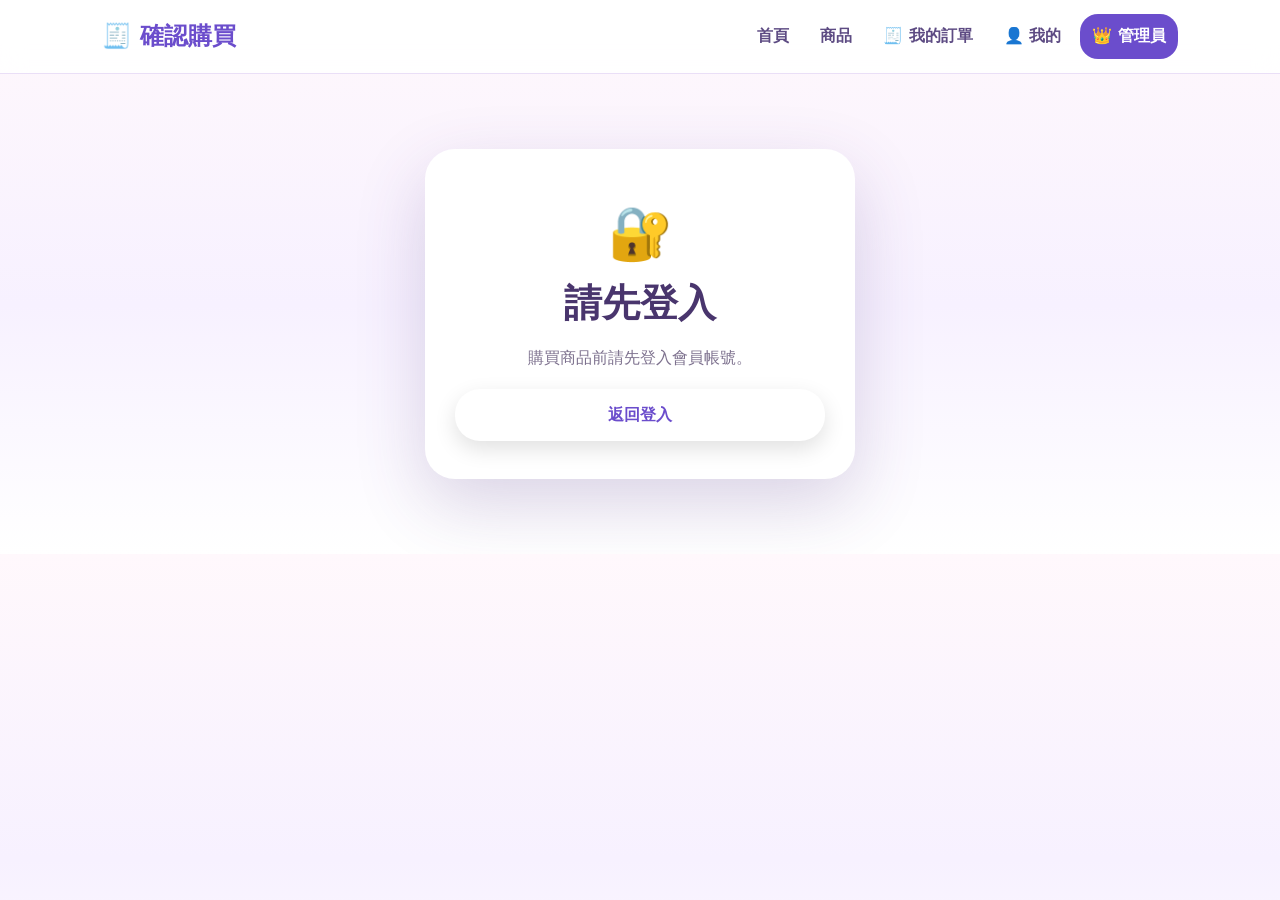
<file: checkout.html>
<!doctype html><html lang="zh-Hant"><head><meta charset="UTF-8"><meta name="viewport" content="width=device-width,initial-scale=1"><title>確認購買</title><link rel="stylesheet" href="style.css"></head><body>
<header><div class="nav"><div class="logo">🧾 確認購買</div><button class="mobileNavToggle" type="button" aria-expanded="false">☰ 選單</button><nav><a href="index.html">首頁</a><a href="products.html">商品</a><a href="my.html#myOrdersPanel">🧾 我的訂單</a><a href="my.html">👤 我的</a><a class="admin" href="admin.html">👑 管理員</a><button id="visitorLogout" class="hidden">登出</button></nav></div></header>
<main><section><div id="checkoutGate" class="gate inlineGate hidden"><div class="gate-card"><div class="lock">🔐</div><h2>請先登入</h2><p>購買商品前請先登入會員帳號。</p><a class="btn" href="index.html">返回登入</a></div></div><div id="checkoutPanel" class="checkoutPanel hidden"><div class="panelHeading"><div><h1>🧾 確認購買</h1><p class="sub">付款方式目前只接受線下現金付款。</p></div></div><div id="checkoutProduct" class="checkoutProduct"></div><div class="checkoutPayment"><h3>💵 付款方式</h3><div class="cashPayment"><strong>線下現金付款</strong><p>建立訂單後，請依管理員提供的方式現場支付現金。管理員確認收到款項後，訂單會更新為「已付款」。</p></div></div><label class="formField"><span>購買數量</span><input id="checkoutQuantity" type="number" min="1" step="1" value="1"></label><label class="formField"><span>備註（可留空）</span><textarea id="checkoutNote" rows="3" maxlength="500" placeholder="例如：方便聯絡的時間"></textarea></label><div id="checkoutTotal" class="checkoutTotal"></div><div class="competitionActions"><button class="btn" id="createCashOrder" type="button">🧾 建立現金訂單</button><a class="btn secondary" href="products.html">返回商品</a></div><small id="checkoutMsg"></small></div><div id="checkoutSuccess" class="checkoutSuccess hidden"></div></section></main>
<script src="config.js"></script>
<script src="app.js?v=order-v1"></script><script>
let checkoutProduct=null;
function checkoutEsc(s){return String(s??'').replace(/[&<>"']/g,m=>({'&':'&amp;','<':'&lt;','>':'&gt;','"':'&quot;',"'":'&#039;'}[m]) )}
async function loadCheckout(){
  const ok=await ensureVisitorSession();
  if(!ok){$('checkoutGate').classList.remove('hidden');return}
  $('visitorLogout')?.classList.remove('hidden');
  const id=new URLSearchParams(location.search).get('product_id');
  if(!id){$('checkoutPanel').classList.remove('hidden');$('checkoutProduct').innerHTML='<div class="empty">找不到商品。</div>';return}
  const r=await fetch(SUPABASE_URL+'/rest/v1/products?id=eq.'+encodeURIComponent(id)+'&active=eq.true&select=id,name,category,price,image_url,description',{headers:auth()});
  const rows=r.ok?await r.json():[]; checkoutProduct=rows[0];
  $('checkoutPanel').classList.remove('hidden');
  if(!checkoutProduct){$('checkoutProduct').innerHTML='<div class="empty">商品不存在或目前未上架。</div>';$('createCashOrder').disabled=true;return}
  $('checkoutProduct').innerHTML=(checkoutProduct.image_url?'<img src="'+checkoutEsc(checkoutProduct.image_url)+'" alt="'+checkoutEsc(checkoutProduct.name)+'">':'<div class="productImage">📦</div>')+'<div><div class="date">'+checkoutEsc(checkoutProduct.category||'商品')+'</div><h2>'+checkoutEsc(checkoutProduct.name)+'</h2><p>'+checkoutEsc(checkoutProduct.description||'')+'</p><strong>NT$ '+Number(checkoutProduct.price||0).toLocaleString()+'</strong></div>';
  updateTotal();
}
function updateTotal(){if(!checkoutProduct)return;const q=Math.max(1,Number($('checkoutQuantity').value||1));$('checkoutQuantity').value=q;$('checkoutTotal').innerHTML='應付總額：<strong>NT$ '+(Number(checkoutProduct.price||0)*q).toLocaleString()+'</strong>'}
async function createCashOrder(){if(!checkoutProduct)return;const btn=$('createCashOrder');btn.disabled=true;btn.textContent='建立中…';$('checkoutMsg').textContent='';try{const q=Math.max(1,Number($('checkoutQuantity').value||1));const r=await fetch(SUPABASE_URL+'/rest/v1/rpc/create_cash_order',{method:'POST',headers:{...auth(),Prefer:'return=representation'},body:JSON.stringify({p_product_id:checkoutProduct.id,p_quantity:q,p_note:$('checkoutNote').value.trim()||null})});const d=await r.json().catch(()=>({}));if(!r.ok)throw new Error(d.message||d.hint||d.error||'建立訂單失敗');$('checkoutPanel').classList.add('hidden');$('checkoutSuccess').classList.remove('hidden');$('checkoutSuccess').innerHTML='<div class="successIcon">✅</div><h2>訂單已建立</h2><p>訂單編號：<strong>'+checkoutEsc(d.order_no)+'</strong></p><p>應付金額：<strong>NT$ '+Number(d.total_amount||0).toLocaleString()+'</strong></p><p>付款方式：<strong>線下現金付款</strong></p><p class="sub">請依管理員提供的方式支付現金。確認收款後，訂單會變更為「已付款」。</p><div class="competitionActions"><a class="btn" href="my.html#myOrdersPanel">🧾 查看我的訂單</a><a class="btn secondary" href="products.html">繼續購買</a></div>';}catch(e){console.error(e);$('checkoutMsg').textContent='❌ '+e.message;}finally{btn.disabled=false;btn.textContent='🧾 建立現金訂單'}}
window.addEventListener('DOMContentLoaded',()=>{loadCheckout();$('checkoutQuantity')?.addEventListener('input',updateTotal);$('createCashOrder')?.addEventListener('click',createCashOrder);});
</script></body></html>
</file>
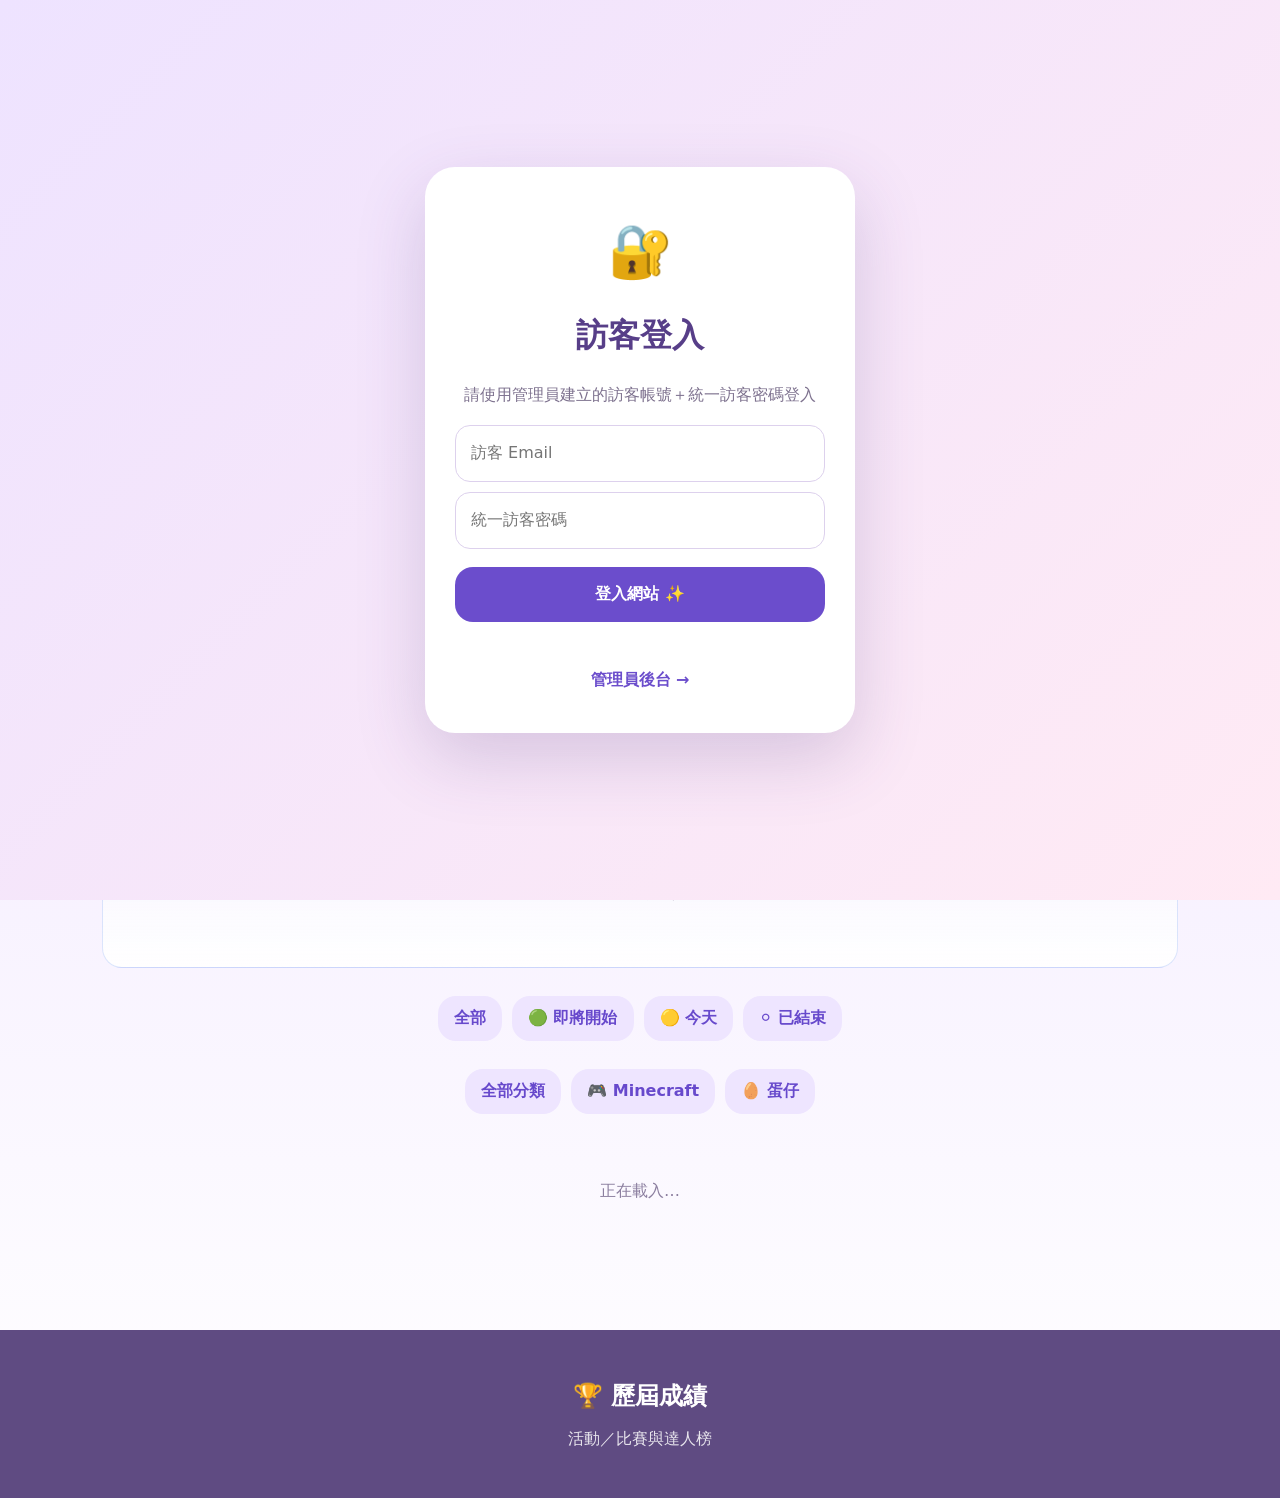
<file: competitions.html>
<!doctype html><html lang="zh-Hant"><head><meta charset="UTF-8"><meta name="viewport" content="width=device-width,initial-scale=1"><title>活動／比賽與達人榜</title><link rel="stylesheet" href="style.css"></head><body>
<div id="visitorGate" class="gate"><div class="gate-card"><div class="lock">🔐</div><h1>訪客登入</h1><p>請使用管理員建立的訪客帳號＋統一訪客密碼登入</p><input id="visitorEmail" type="email" placeholder="訪客 Email"><input id="visitorPassword" type="password" placeholder="統一訪客密碼"><button id="visitorLoginButton">登入網站 ✨</button><small id="visitorLoginError"></small><a href="admin.html">管理員後台 →</a></div></div>
<header><div class="nav"><div class="logo">🎮 活動／比賽</div><button class="mobileNavToggle" type="button" aria-expanded="false" aria-label="開啟選單">☰ 選單</button><nav><a href="index.html">首頁</a><a href="index.html#news">最新消息</a><a href="products.html">商品</a><a href="videos.html">🎬 影音頻道</a><div class="navDropdown"><button type="button">👤 我的 ▾</button><div class="dropdownMenu myNavMenu"><a href="my.html#myProfilePanel">👤 個人資料</a><a href="my.html#myCompetitionsPanel">🏆 我的比賽</a><a href="my.html#myAwardsPanel">🎖️ 我的獎項</a><a href="my.html#myCouponsPanel">🎟️ 我的優惠券</a><a href="my.html#mySupportPanel">💬 我的客服</a><a href="my.html#myNotificationsPanel">🔔 我的通知</a></div></div><div class="navDropdown"><button type="button">🏆 歷屆成績 ▾</button><div id="competitionMenu" class="dropdownMenu"><a href="competitions.html">📚 全部歷屆成績</a><a href="competitions.html#leaderboard">🏆 達人榜</a><a href="competitions.html?category=Minecraft">🎮 Minecraft 分類</a><div class="dropdownNested"><a class="dropdownNestedTitle" href="competitions.html?category=%E8%9B%8B%E4%BB%94">🥚 蛋仔派對 <span>▸</span></a><div class="dropdownSubmenu"></div></div></div></div><a href="search.html">🔍 搜尋</a><a class="admin" href="admin.html">👑 管理員</a><button id="visitorLogout" class="hidden">登出</button></nav></div></header>
<main><section><h1 class="pageTitle">🎮 活動／比賽</h1><p class="sub">查看近期活動、比賽與已公布的歷屆成績。</p><section id="leaderboard" class="leaderboardSection">
  <div class="leaderboardHeader">
    <div>
      <div class="date">🏆 歷屆成績</div>
      <h2>達人榜</h2>
      <p class="sub">依公開比賽成績累計排名。冠軍 5 分、亞軍 3 分、季軍 2 分、其他名次 1 分。</p>
    </div>
  </div>
  <div id="leaderboardSummary" class="leaderboardSummary"></div>
  <div id="leaderboardList"><div class="loading">正在載入達人榜…</div></div>
</section><section id="activityLeaderboard" class="leaderboardSection"><div class="leaderboardHeader"><div><div class="date">🔥 活動成長</div><h2>活動達人榜</h2><p class="sub">依實際活動出席與活動積分累計。</p></div></div><div id="activityLeaderboardSummary" class="leaderboardSummary"></div><div id="activityLeaderboardList"><div class="loading">正在載入活動達人榜…</div></div></section>
<div class="competitionFilters"><a href="competitions.html">全部</a><a href="competitions.html?status=upcoming">🟢 即將開始</a><a href="competitions.html?status=today">🟡 今天</a><a href="competitions.html?status=ended">⚪ 已結束</a></div><div class="competitionFilters"><a href="competitions.html">全部分類</a><a href="competitions.html?category=Minecraft">🎮 Minecraft</a><a href="competitions.html?category=%E8%9B%8B%E4%BB%94">🥚 蛋仔</a></div><div id="competitionList"><div class="loading">正在載入…</div></div></section></main>
<footer><h2>🏆 歷屆成績</h2><p>活動／比賽與達人榜</p></footer>
<script src="config.js"></script>
<script src="app.js?v=26.11.16-datafix1"></script></body></html>
</file>
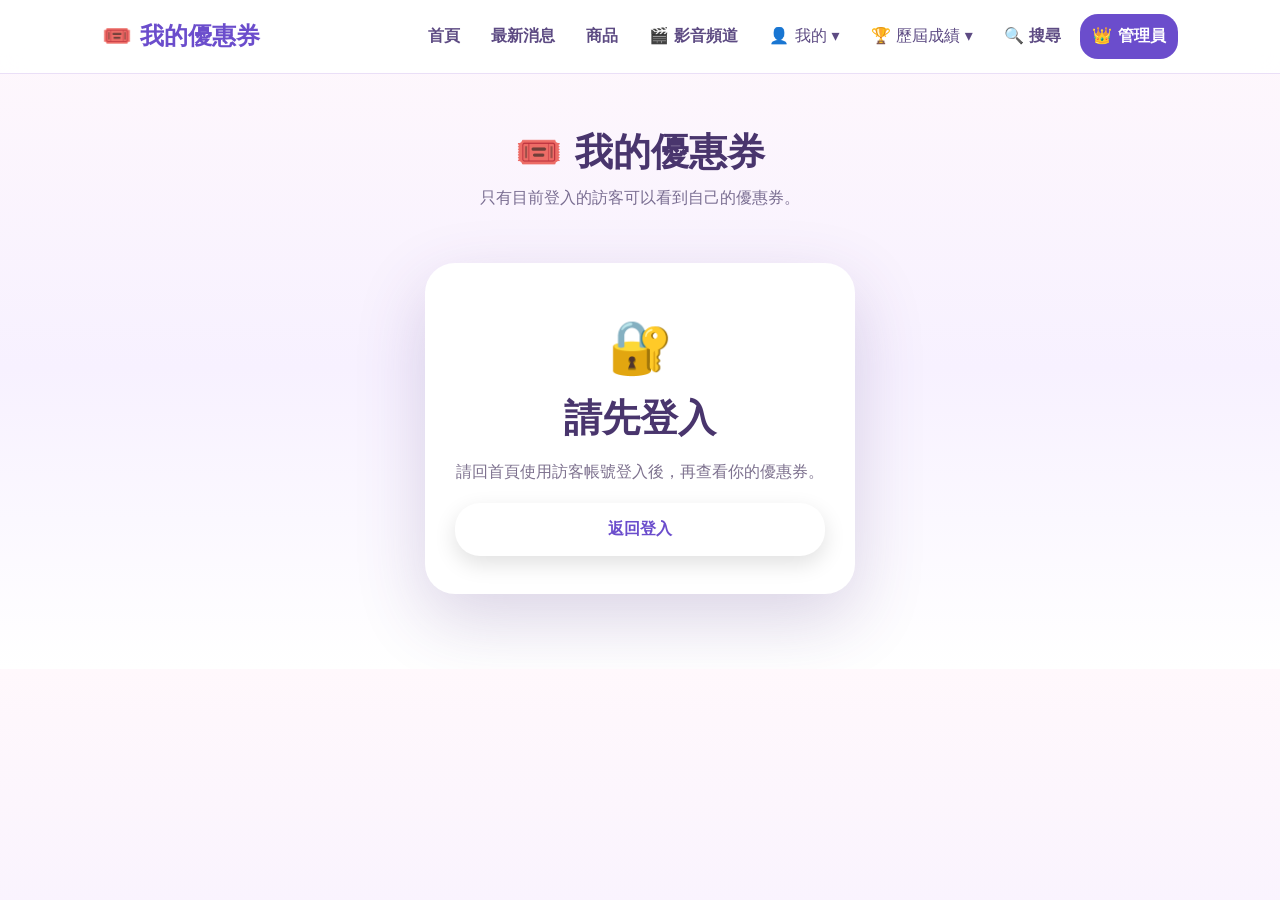
<file: coupons.html>
<!doctype html><html lang="zh-Hant"><head><meta charset="UTF-8"><meta name="viewport" content="width=device-width,initial-scale=1"><title>我的優惠券</title><link rel="stylesheet" href="style.css"></head><body>
<header><div class="nav"><div class="logo">🎟️ 我的優惠券</div><button class="mobileNavToggle" type="button" aria-expanded="false" aria-label="開啟選單">☰ 選單</button><nav><a href="index.html">首頁</a><a href="index.html#news">最新消息</a><a href="products.html">商品</a><a href="videos.html">🎬 影音頻道</a><div class="navDropdown"><button type="button">👤 我的 ▾</button><div class="dropdownMenu myNavMenu"><a href="my.html#myProfilePanel">👤 個人資料</a><a href="my.html#myCompetitionsPanel">🏆 我的比賽</a><a href="my.html#myAwardsPanel">🎖️ 我的獎項</a><a href="my.html#myCouponsPanel">🎟️ 我的優惠券</a><a href="my.html#mySupportPanel">💬 我的客服</a><a href="my.html#myNotificationsPanel">🔔 我的通知</a></div></div><div class="navDropdown"><button type="button">🏆 歷屆成績 ▾</button><div id="competitionMenu" class="dropdownMenu"><a href="competitions.html">📚 全部歷屆成績</a><a href="competitions.html#leaderboard">🏆 達人榜</a><a href="competitions.html?category=Minecraft">🎮 Minecraft 分類</a><div class="dropdownNested"><a class="dropdownNestedTitle" href="competitions.html?category=%E8%9B%8B%E4%BB%94">🥚 蛋仔派對 <span>▸</span></a><div class="dropdownSubmenu"></div></div></div></div><a href="search.html">🔍 搜尋</a><a class="admin" href="admin.html">👑 管理員</a><button id="visitorLogout" class="hidden">登出</button></nav></div></header>
<main><section><h2>🎟️ 我的優惠券</h2><p class="sub">只有目前登入的訪客可以看到自己的優惠券。</p>
<div id="couponGate" class="gate inlineGate"><div class="gate-card"><div class="lock">🔐</div><h2>請先登入</h2><p>請回首頁使用訪客帳號登入後，再查看你的優惠券。</p><a class="btn" href="index.html">返回登入</a></div></div>
<div id="myCoupons" class="couponGrid hidden"><div class="loading">正在載入…</div></div></section></main>
<script src="config.js"></script>
<script src="app.js?v=round4-v27"></script><script>window.addEventListener('DOMContentLoaded',()=>loadMyCoupons());</script></body></html>
</file>
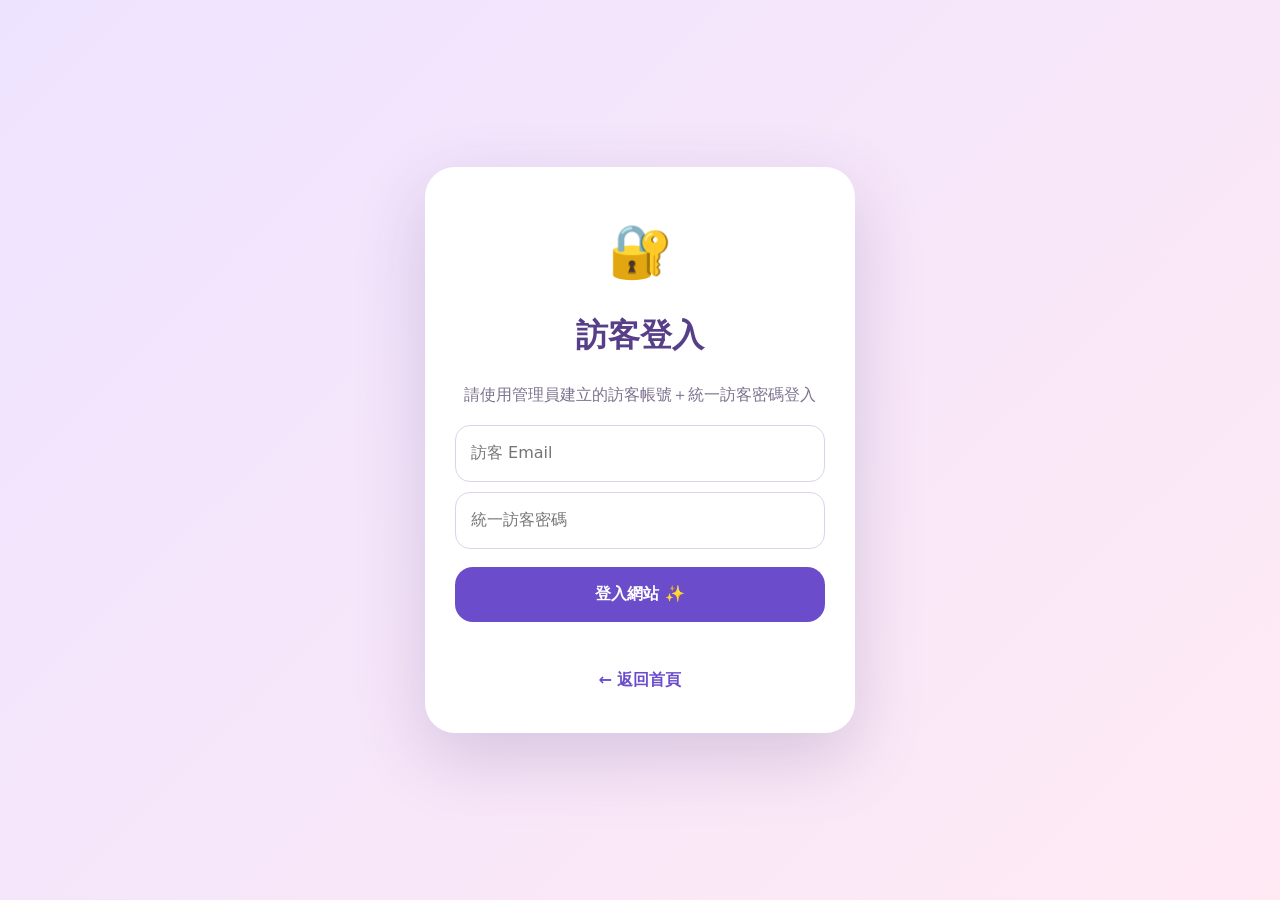
<file: downloads.html>
<!doctype html><html lang="zh-Hant"><head><meta charset="UTF-8"><meta name="viewport" content="width=device-width,initial-scale=1"><title>檔案下載</title><link rel="stylesheet" href="style.css"></head><body>
<div id="visitorGate" class="gate"><div class="gate-card"><div class="lock">🔐</div><h1>訪客登入</h1><p>請使用管理員建立的訪客帳號＋統一訪客密碼登入</p><input id="visitorEmail" type="email" placeholder="訪客 Email" autocomplete="username"><input id="visitorPassword" type="password" placeholder="統一訪客密碼" autocomplete="current-password"><button id="visitorLoginButton">登入網站 ✨</button><small id="visitorLoginError"></small><a href="index.html">← 返回首頁</a></div></div>
<header><div class="nav"><div class="logo" id="siteName">商業簡介</div><button class="mobileNavToggle" type="button" aria-expanded="false" aria-label="開啟選單">☰ 選單</button><nav><a href="index.html">首頁</a><a href="products.html">商品</a><a href="videos.html">🎬 影音頻道</a><a href="competitions.html">🏆 活動／比賽</a><a href="downloads.html">📁 檔案下載</a><a href="search.html">🔍 搜尋</a><button id="visitorLogout" class="hidden">登出</button></nav></div></header>
<main><section id="downloads"><h2>📁 軟體／檔案下載</h2><p class="sub">下載管理員發布的軟體與大型檔案</p><div id="downloadList" class="newsList"><div class="loading">正在載入…</div></div></section></main>
<footer><h2 id="footerName">商業簡介</h2><p id="footerText">© 2026 商業簡介｜私人網站</p></footer>
<script src="config.js"></script>
<script src="app.js?v=26.11.16-datafix1"></script>
</body></html>
</file>
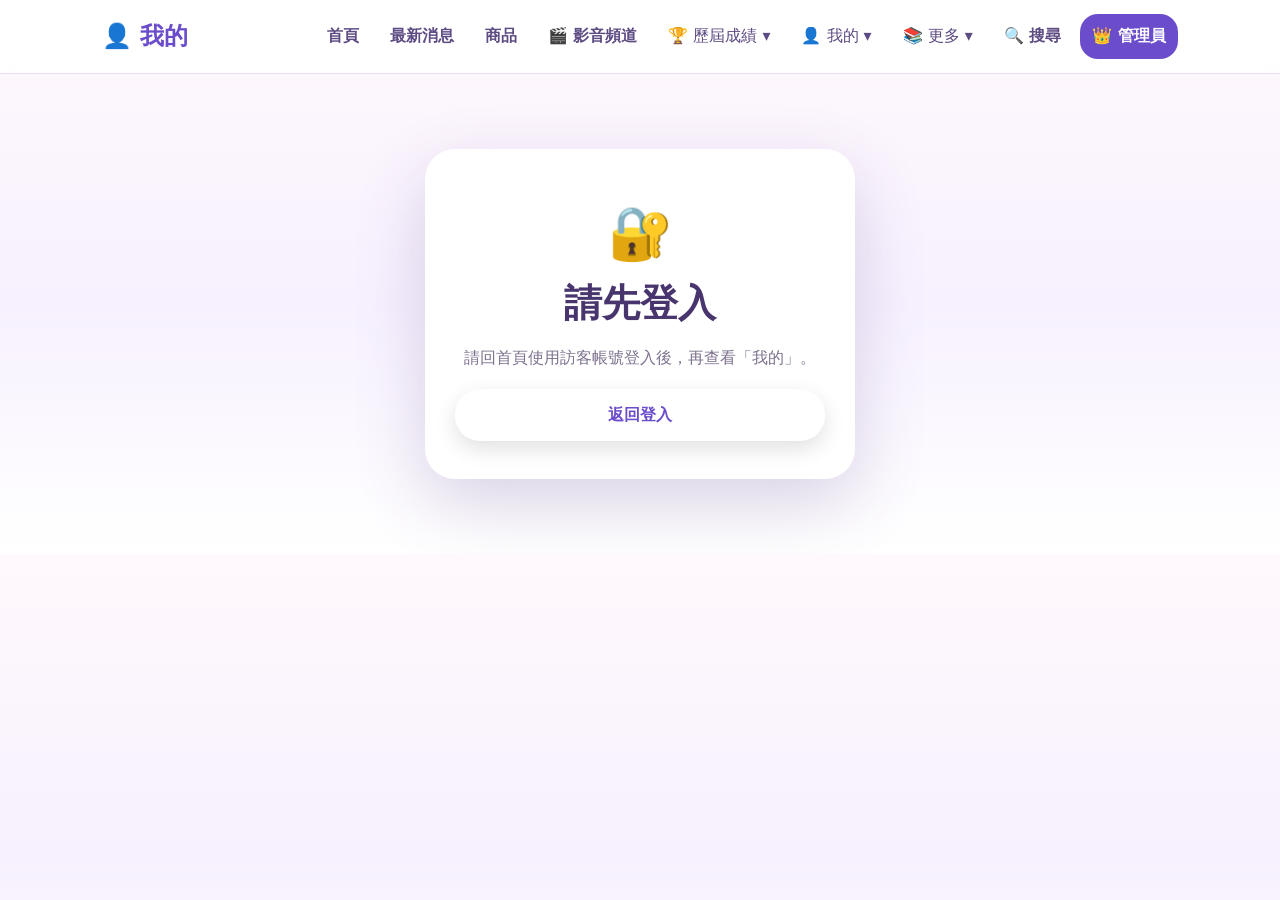
<file: my.html>
<!doctype html><html lang="zh-Hant"><head><meta charset="UTF-8"><meta name="viewport" content="width=device-width,initial-scale=1"><title>我的</title><link rel="stylesheet" href="style.css"></head><body>
<header><div class="nav"><div class="logo">👤 我的</div><button class="mobileNavToggle" type="button" aria-expanded="false" aria-label="開啟選單">☰ 選單</button><nav><a href="index.html">首頁</a><a href="news.html">最新消息</a><a href="products.html">商品</a><a href="videos.html">🎬 影音頻道</a><div class="navDropdown"><button type="button">🏆 歷屆成績 ▾</button><div id="competitionMenu" class="dropdownMenu"><a href="competitions.html">📚 全部歷屆成績</a><a href="competitions.html#leaderboard">🏆 達人榜</a></div></div><div class="navDropdown"><button type="button">👤 我的 ▾</button><div class="dropdownMenu myNavMenu"><a href="#myProfilePanel">👤 個人資料</a><a href="#myCompetitionsPanel">🏆 我的比賽</a><a href="#myAwardsPanel">🎖️ 我的獎項</a><a href="#myCouponsPanel">🎟️ 我的優惠券</a><a href="#mySupportPanel">💬 我的客服</a><a href="#myNotificationsPanel">🔔 我的通知</a><a href="#myGrowthPanel">💎 會員成長</a><a href="#myRewardsPanel">🎁 獎勵中心</a></div></div><div class="navDropdown"><button type="button" aria-expanded="false">📚 更多 ▾</button><div class="dropdownMenu"><a href="downloads.html">📁 檔案下載</a><a href="calendar.html">📅 行事曆</a><a href="app-updates.html">⬇️ 下載 App</a><a href="settings.html">📱 App 設定</a></div></div><a href="search.html">🔍 搜尋</a><a class="admin" href="admin.html">👑 管理員</a><button id="visitorLogout" class="hidden">登出</button></nav></div></header>
<main><section><h1 class="pageTitle">👤 我的</h1><p class="sub">集中查看你的會員資料、比賽、獎項、優惠券、客服與通知。</p>
<div class="mySubnav"><a href="#myOverviewPanel" data-target="myOverviewPanel">🏠 總覽</a><a href="#myProfilePanel" data-target="myProfilePanel">👤 個人資料</a><a href="#myCompetitionsPanel" data-target="myCompetitionsPanel">🏆 我的比賽</a><a href="#myAwardsPanel" data-target="myAwardsPanel">🎖️ 我的獎項</a><a href="#myOrdersPanel" data-target="myOrdersPanel">🧾 我的訂單</a><a href="#myCouponsPanel" data-target="myCouponsPanel">🎟️ 我的優惠券</a><a href="#mySupportPanel" data-target="mySupportPanel">💬 我的客服</a><a href="#myNotificationsPanel" data-target="myNotificationsPanel">🔔 我的通知</a><a href="#myGrowthPanel" data-target="myGrowthPanel">💎 會員成長</a><a href="#myRewardsPanel" data-target="myRewardsPanel">🎁 獎勵中心</a></div>
<div id="myProfile" data-my-center>
<div id="myOverviewPanel" class="myPanel">
  <div class="memberOverviewHead"><div><h2>🏠 會員中心總覽</h2><p class="sub">快速查看目前最重要的會員資訊，點一下即可進入對應功能。</p></div></div>
  <div class="memberOverviewGrid">
    <button class="memberOverviewCard" type="button" onclick="showMySection('myCompetitionsPanel')"><span class="overviewIcon">🏆</span><span><small>我的比賽</small><strong id="overviewCompetitionCount">—</strong><em id="overviewCompetitionText">載入中…</em></span></button>
    <button class="memberOverviewCard" type="button" onclick="showMySection('myNotificationsPanel')"><span class="overviewIcon">🔔</span><span><small>未讀通知</small><strong id="overviewUnreadCount">—</strong><em id="overviewNotificationText">載入中…</em></span></button>
    <button class="memberOverviewCard" type="button" onclick="showMySection('myCouponsPanel')"><span class="overviewIcon">🎟️</span><span><small>可用優惠券</small><strong id="overviewCouponCount">—</strong><em id="overviewCouponText">載入中…</em></span></button>
    <button class="memberOverviewCard" type="button" onclick="showMySection('mySupportPanel')"><span class="overviewIcon">💬</span><span><small>客服案件</small><strong id="overviewSupportCount">—</strong><em id="overviewSupportText">載入中…</em></span></button>
  </div>
  <div class="overviewQuick"><span>快速前往</span><button type="button" onclick="showMySection('myProfilePanel')">👤 個人資料</button><button type="button" onclick="showMySection('myAwardsPanel')">🎖️ 我的獎項</button><button type="button" onclick="showMySection('myOrdersPanel')">🧾 我的訂單</button></div>
</div>
<div id="myProfilePanel" class="myPanel"><div class="myGrid"><article class="formCard"><h2>👤 個人資料</h2><label class="formField"><span>會員編號</span><strong id="myMemberNo" class="memberNumber">—</strong></label><label class="formField"><span>登入 Email</span><strong id="myEmail">—</strong></label><label class="formField"><span>註冊日期</span><strong id="myCreatedAt">—</strong></label><label class="formField"><span>帳號狀態</span><strong id="myAccountStatus">—</strong></label><label class="formField"><span>暱稱</span><input id="profileNickname" maxlength="40" placeholder="輸入你的暱稱"></label><button class="btn" id="saveMyProfile">💾 儲存暱稱</button><small id="profileMsg"></small></article><article class="formCard"><h2>🔐 修改密碼</h2><p class="sub">新密碼至少 8 碼。</p><label class="formField"><span>新密碼</span><input id="newPassword" type="password" minlength="8"></label><label class="formField"><span>再次輸入</span><input id="newPassword2" type="password" minlength="8"></label><button class="btn" id="changeMyPassword">🔑 更新密碼</button><small id="passwordMsg"></small></article></div></div>
<div id="myCompetitionsPanel" class="myPanel hidden"><h2>🏆 我的比賽／活動</h2><p class="sub">查看報名、簽到與活動成績。</p><div id="myActivitySummary" class="competitionSummary"></div><div id="myCompetitions" class="newsList"><div class="loading">正在載入…</div></div><h3 style="margin-top:28px">📍 最近簽到</h3><div id="myAttendance" class="newsList"><div class="loading">正在載入…</div></div><section class="formCard" style="margin-top:28px"><h3>🏅 我的活動徽章</h3><div id="myActivityBadges" class="newsList"><div class="loading">正在載入…</div></div></section><section class="formCard" style="margin-top:28px"><h3>📈 我的活動履歷</h3><div id="myActivityHistory" class="newsList"><div class="loading">正在載入…</div></div></section></div>
<div id="myAwardsPanel" class="myPanel hidden"><h2>🎖️ 我的獎項</h2><p class="sub">冠亞季軍與管理員填寫的獎項會整理在這裡。</p><div id="myAwards" class="newsList"><div class="loading">正在載入…</div></div></div>
<div id="myOrdersPanel" class="myPanel hidden"><h2>🧾 我的訂單</h2><p class="sub">查看商品購買紀錄。付款方式目前只接受線下現金。</p><div id="myOrders" class="newsList"><div class="loading">正在載入…</div></div></div><div id="myCouponsPanel" class="myPanel hidden"><h2>🎟️ 我的優惠券</h2><div id="couponGate" class="gate inlineGate hidden"><div class="gate-card"><p>請先登入。</p></div></div><div id="myCoupons" class="couponGrid"><div class="loading">正在載入…</div></div></div>
<div id="mySupportPanel" class="myPanel hidden"><h2>💬 我的客服</h2><p class="sub">可查看案件狀態與管理員回覆；問題解決後可自行結案。結案後如有新問題，可再建立新的客服案件。</p><div class="editor supportBox"><label>主旨<input id="ticketSubject" maxlength="120"></label><label>內容<textarea id="ticketMessage" rows="6" maxlength="3000"></textarea></label><button class="btn" id="sendTicket">送出客服訊息</button><small id="ticketMsg"></small></div><div id="myTickets" class="newsList" style="margin-top:20px"></div></div>
<div id="myRewardsPanel" class="myPanel hidden"><div class="panelHeading"><div><h2>🎁 獎勵中心</h2><p class="sub">用你累積的 💎 成長積分兌換會員獎勵。</p></div></div><div id="rewardBalance" class="rewardBalance"><div class="loading">正在載入積分…</div></div><div id="rewardList" class="rewardGrid"><div class="loading">正在載入獎勵…</div></div><section class="rewardHistorySection"><h3>📜 我的兌換紀錄</h3><div id="rewardHistory" class="newsList"><div class="loading">正在載入…</div></div></section></div><div id="myGrowthPanel" class="myPanel hidden"><div class="growthHeader"><div><h2>💎 會員成長</h2><p class="sub">累積積分、提升等級、完成任務並解鎖成就。</p></div></div><div id="growthSummary" class="growthSummary"><div class="loading">正在載入…</div></div><section class="growthDashboard"><div class="growthDashHead"><div><h3>📊 成長儀表板</h3><p class="sub">快速掌握本月活動、積分與成長進度。</p></div></div><div id="growthStats" class="growthStats"><div class="loading">正在載入成長數據…</div></div><div id="growthDashboardDetail" class="growthDashboardDetail"><div class="loading">正在整理成長資料…</div></div></section><div class="growthGrid"><article class="formCard"><h3>🎯 我的任務</h3><div id="growthTasks" class="newsList"><div class="loading">正在載入…</div></div></article><article class="formCard"><h3>🏆 我的成就</h3><div id="growthAchievements" class="newsList"><div class="loading">正在載入…</div></div></article></div><article class="formCard growthHistory"><h3>📜 積分紀錄</h3><div id="growthHistory" class="newsList"><div class="loading">正在載入…</div></div></article></div><div id="myNotificationsPanel" class="myPanel hidden">
  <div class="panelHeading">
    <div><h2>🔔 我的通知</h2><p class="sub">比賽、優惠券、客服與系統重要訊息集中顯示。</p></div>
    <div class="notificationActions">
      <button class="btn secondary" id="markAllNotifications" type="button">✓ 全部標記已讀</button>
      <button class="btn secondary" id="deleteReadNotifications" type="button">🗑️ 刪除已讀訊息</button>
    </div>
  </div>
  <div class="notificationToolbar">
    <span id="notificationSummary" aria-live="polite">準備載入通知…</span>
    <select id="notificationFilter" aria-label="通知篩選">
      <option value="all">全部通知</option>
      <option value="unread">未讀通知</option>
      <option value="read">已讀通知</option>
    </select>
  </div>
  <div id="notificationMsg" class="formMessage" role="status" aria-live="polite"></div>
  <div id="myNotifications" class="newsList" aria-live="polite">
    <div class="loading">正在載入通知…</div>
  </div>
</div>
</div>
</div></section></main>
<script src="config.js"></script>
<script src="app.js?v=26.11.22-notifications1"></script><script>window.addEventListener('DOMContentLoaded',()=>{if(!localStorage.getItem('visitor_access_token')){document.querySelector('main').innerHTML='<section><div class="gate inlineGate"><div class="gate-card"><div class="lock">🔐</div><h2>請先登入</h2><p>請回首頁使用訪客帳號登入後，再查看「我的」。</p><a class="btn" href="index.html">返回登入</a></div></div></section>';}else{loadMyCoupons();loadMyTickets();}});</script></body></html>
</file>
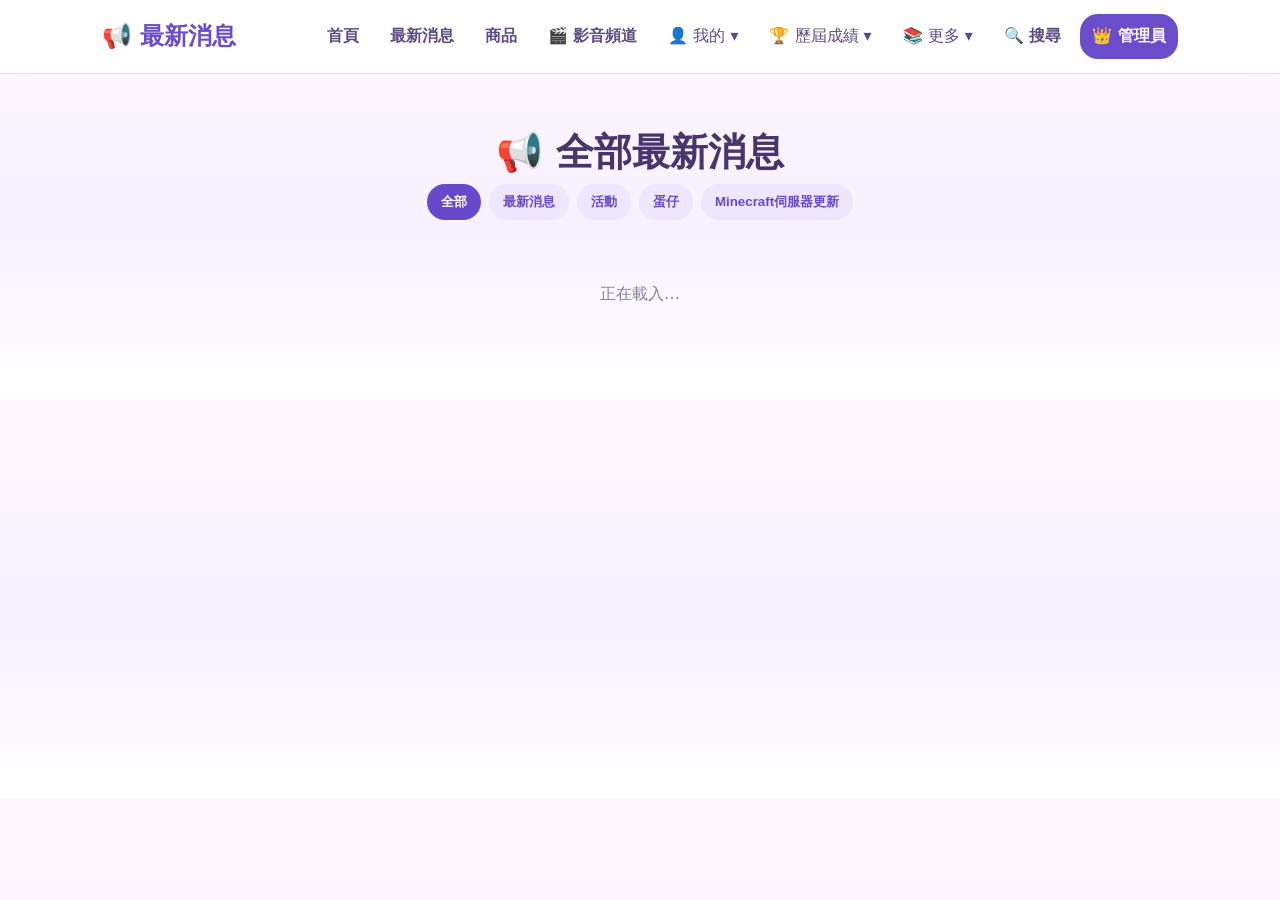
<file: news.html>
<!doctype html><html lang="zh-Hant"><head><meta charset="UTF-8"><meta name="viewport" content="width=device-width,initial-scale=1"><title>最新消息</title><link rel="stylesheet" href="style.css"></head><body><header><div class="nav"><div class="logo">📢 最新消息</div><button class="mobileNavToggle" type="button" aria-expanded="false" aria-label="開啟選單">☰ 選單</button><nav><a href="index.html">首頁</a><a href="index.html#news">最新消息</a><a href="products.html">商品</a><a href="videos.html">🎬 影音頻道</a><div class="navDropdown"><button type="button">👤 我的 ▾</button><div class="dropdownMenu myNavMenu"><a href="my.html#myProfilePanel">👤 個人資料</a><a href="my.html#myCompetitionsPanel">🏆 我的比賽</a><a href="my.html#myAwardsPanel">🎖️ 我的獎項</a><a href="my.html#myCouponsPanel">🎟️ 我的優惠券</a><a href="my.html#mySupportPanel">💬 我的客服</a><a href="my.html#myNotificationsPanel">🔔 我的通知</a></div></div><div class="navDropdown"><button type="button">🏆 歷屆成績 ▾</button><div id="competitionMenu" class="dropdownMenu"><a href="competitions.html">📚 全部歷屆成績</a><a href="competitions.html#leaderboard">🏆 達人榜</a><a href="competitions.html?category=Minecraft">🎮 Minecraft 分類</a><div class="dropdownNested"><a class="dropdownNestedTitle" href="competitions.html?category=%E8%9B%8B%E4%BB%94">🥚 蛋仔派對 <span>▸</span></a><div class="dropdownSubmenu"></div></div></div></div><div class="navDropdown"><button type="button" aria-expanded="false">📚 更多 ▾</button><div class="dropdownMenu"><a href="downloads.html">📁 檔案下載</a><a href="calendar.html">📅 行事曆</a><a href="app-updates.html">⬇️ 下載 App</a><a href="settings.html">📱 App 設定</a></div></div><a href="search.html">🔍 搜尋</a><a class="admin" href="admin.html">👑 管理員</a><button id="visitorLogout" class="hidden">登出</button></nav></div></header><main><section><h2>📢 全部最新消息</h2><div class="filters"><button class="filter active" data-category="all">全部</button><button class="filter" data-category="最新消息">最新消息</button><button class="filter" data-category="活動">活動</button><button class="filter" data-category="蛋仔">蛋仔</button><button class="filter" data-category="Minecraft伺服器更新">Minecraft伺服器更新</button></div><div id="allNews" class="newsList"><div class="loading">正在載入…</div></div></section></main><script src="config.js"></script>
<script src="app.js?v=26.11.16-datafix1"></script><script>window.addEventListener('DOMContentLoaded',()=>loadAllNews());</script></body></html>
</file>
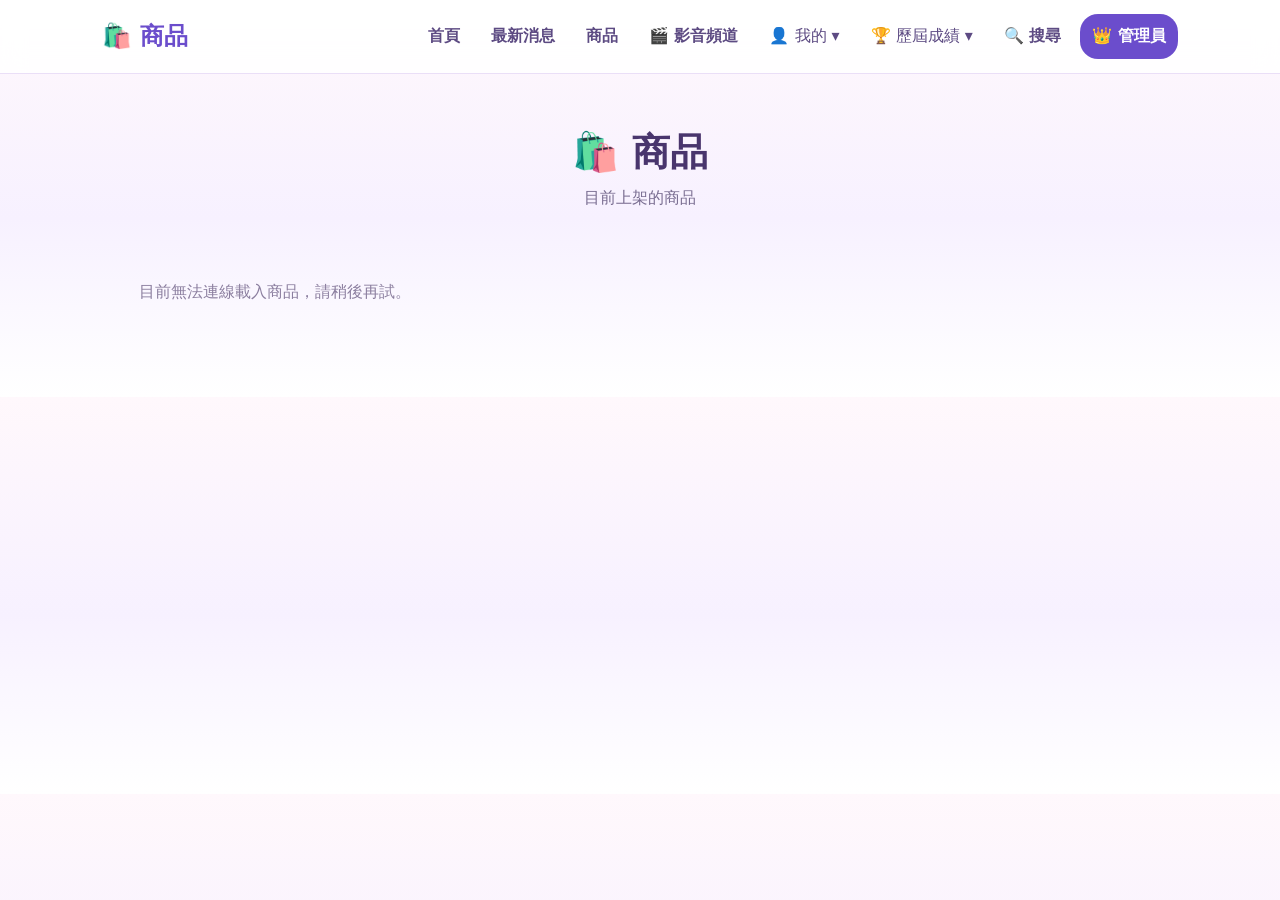
<file: products.html>
<!doctype html><html lang="zh-Hant"><head><meta charset="UTF-8"><meta name="viewport" content="width=device-width,initial-scale=1"><title>商品</title><link rel="stylesheet" href="style.css"></head><body><header><div class="nav"><div class="logo">🛍️ 商品</div><button class="mobileNavToggle" type="button" aria-expanded="false" aria-label="開啟選單">☰ 選單</button><nav><a href="index.html">首頁</a><a href="index.html#news">最新消息</a><a href="products.html">商品</a><a href="videos.html">🎬 影音頻道</a><div class="navDropdown"><button type="button">👤 我的 ▾</button><div class="dropdownMenu myNavMenu"><a href="my.html#myProfilePanel">👤 個人資料</a><a href="my.html#myCompetitionsPanel">🏆 我的比賽</a><a href="my.html#myAwardsPanel">🎖️ 我的獎項</a><a href="my.html#myCouponsPanel">🎟️ 我的優惠券</a><a href="my.html#mySupportPanel">💬 我的客服</a><a href="my.html#myNotificationsPanel">🔔 我的通知</a></div></div><div class="navDropdown"><button type="button">🏆 歷屆成績 ▾</button><div id="competitionMenu" class="dropdownMenu"><a href="competitions.html">📚 全部歷屆成績</a><a href="competitions.html#leaderboard">🏆 達人榜</a><a href="competitions.html?category=Minecraft">🎮 Minecraft 分類</a><div class="dropdownNested"><a class="dropdownNestedTitle" href="competitions.html?category=%E8%9B%8B%E4%BB%94">🥚 蛋仔派對 <span>▸</span></a><div class="dropdownSubmenu"></div></div></div></div><a href="search.html">🔍 搜尋</a><a class="admin" href="admin.html">👑 管理員</a><button id="visitorLogout" class="hidden">登出</button></nav></div></header><main><section><h2>🛍️ 商品</h2><p class="sub">目前上架的商品</p><div id="productGrid" class="productGrid"><div class="loading">正在載入…</div></div></section></main><script src="config.js"></script>
<script src="app.js?v=26.11.16-datafix1"></script><script>window.addEventListener('DOMContentLoaded',()=>loadProducts());</script></body></html>
</file>
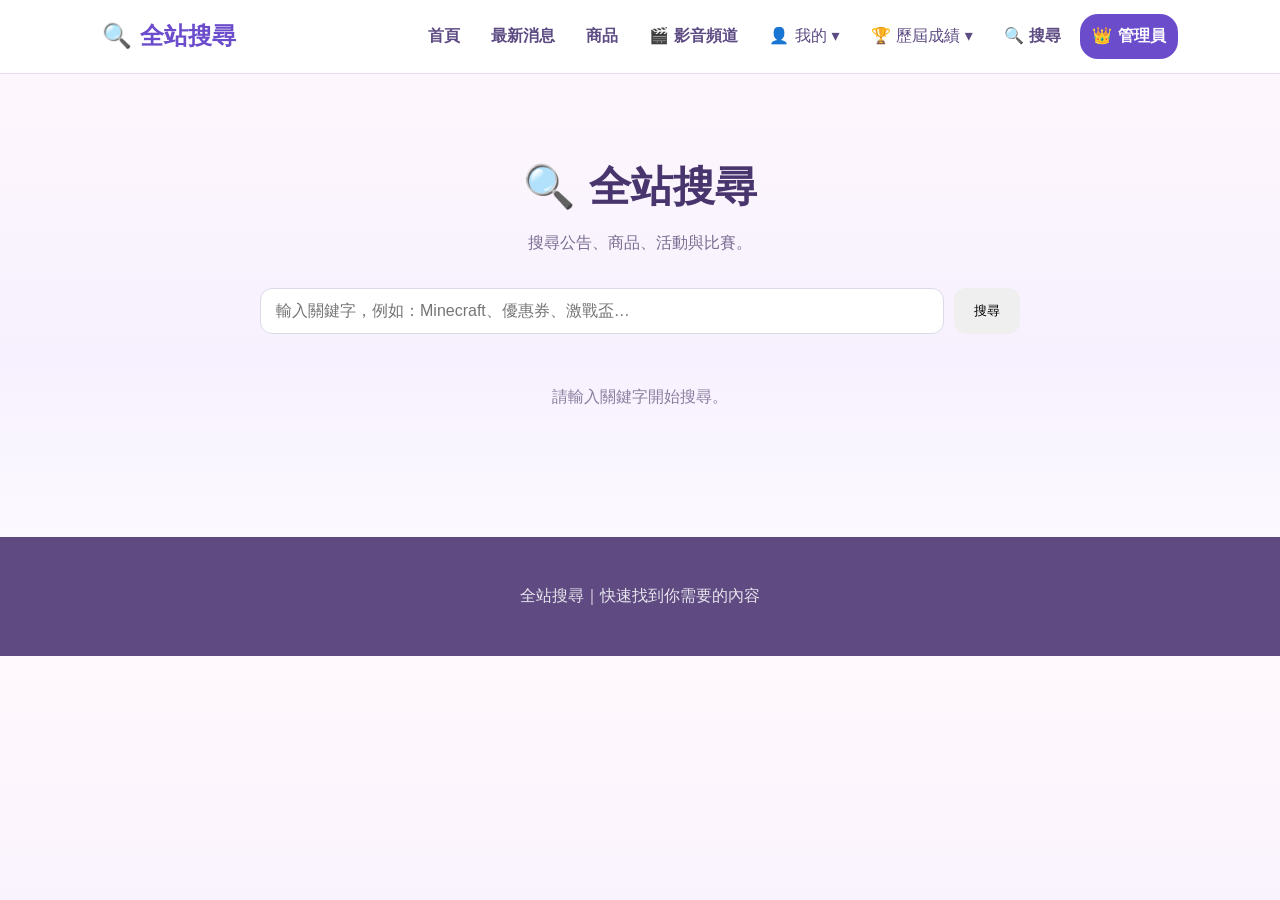
<file: search.html>
<!doctype html><html lang="zh-Hant"><head><meta charset="UTF-8"><meta name="viewport" content="width=device-width,initial-scale=1"><title>全站搜尋</title><link rel="stylesheet" href="style.css"></head><body>
<header><div class="nav"><div class="logo">🔍 全站搜尋</div><button class="mobileNavToggle" type="button" aria-expanded="false" aria-label="開啟選單">☰ 選單</button><nav>
<a href="index.html">首頁</a><a href="news.html">最新消息</a><a href="products.html">商品</a><a href="videos.html">🎬 影音頻道</a><div class="navDropdown"><button type="button">👤 我的 ▾</button><div class="dropdownMenu myNavMenu"><a href="my.html#myProfilePanel">👤 個人資料</a><a href="my.html#myCompetitionsPanel">🏆 我的比賽</a><a href="my.html#myAwardsPanel">🎖️ 我的獎項</a><a href="my.html#myCouponsPanel">🎟️ 我的優惠券</a><a href="my.html#mySupportPanel">💬 我的客服</a><a href="my.html#myNotificationsPanel">🔔 我的通知</a></div></div><div class="navDropdown"><button type="button">🏆 歷屆成績 ▾</button><div id="competitionMenu" class="dropdownMenu"><a href="competitions.html">📚 全部歷屆成績</a><a href="competitions.html#leaderboard">🏆 達人榜</a></div></div><a class="activeNav" href="search.html">🔍 搜尋</a><a class="admin" href="admin.html">👑 管理員</a><button id="visitorLogout" class="hidden">登出</button>
</nav></div></header>
<main><section class="searchPage"><h1 class="pageTitle">🔍 全站搜尋</h1><p class="sub">搜尋公告、商品、活動與比賽。</p><form id="siteSearchForm" class="siteSearchForm"><input id="siteSearchInput" type="search" autocomplete="off" placeholder="輸入關鍵字，例如：Minecraft、優惠券、激戰盃…"><button type="submit">搜尋</button></form><div id="searchCount" class="searchCount"></div><div id="searchResults" class="newsList"><div class="empty">請輸入關鍵字開始搜尋。</div></div></section></main>
<footer><p>全站搜尋｜快速找到你需要的內容</p></footer><script src="config.js"></script>
<script src="maintenance-client.js?v=26.11.16"></script><script src="app.js?v=26.11.16-datafix1"></script></body></html>
</file>
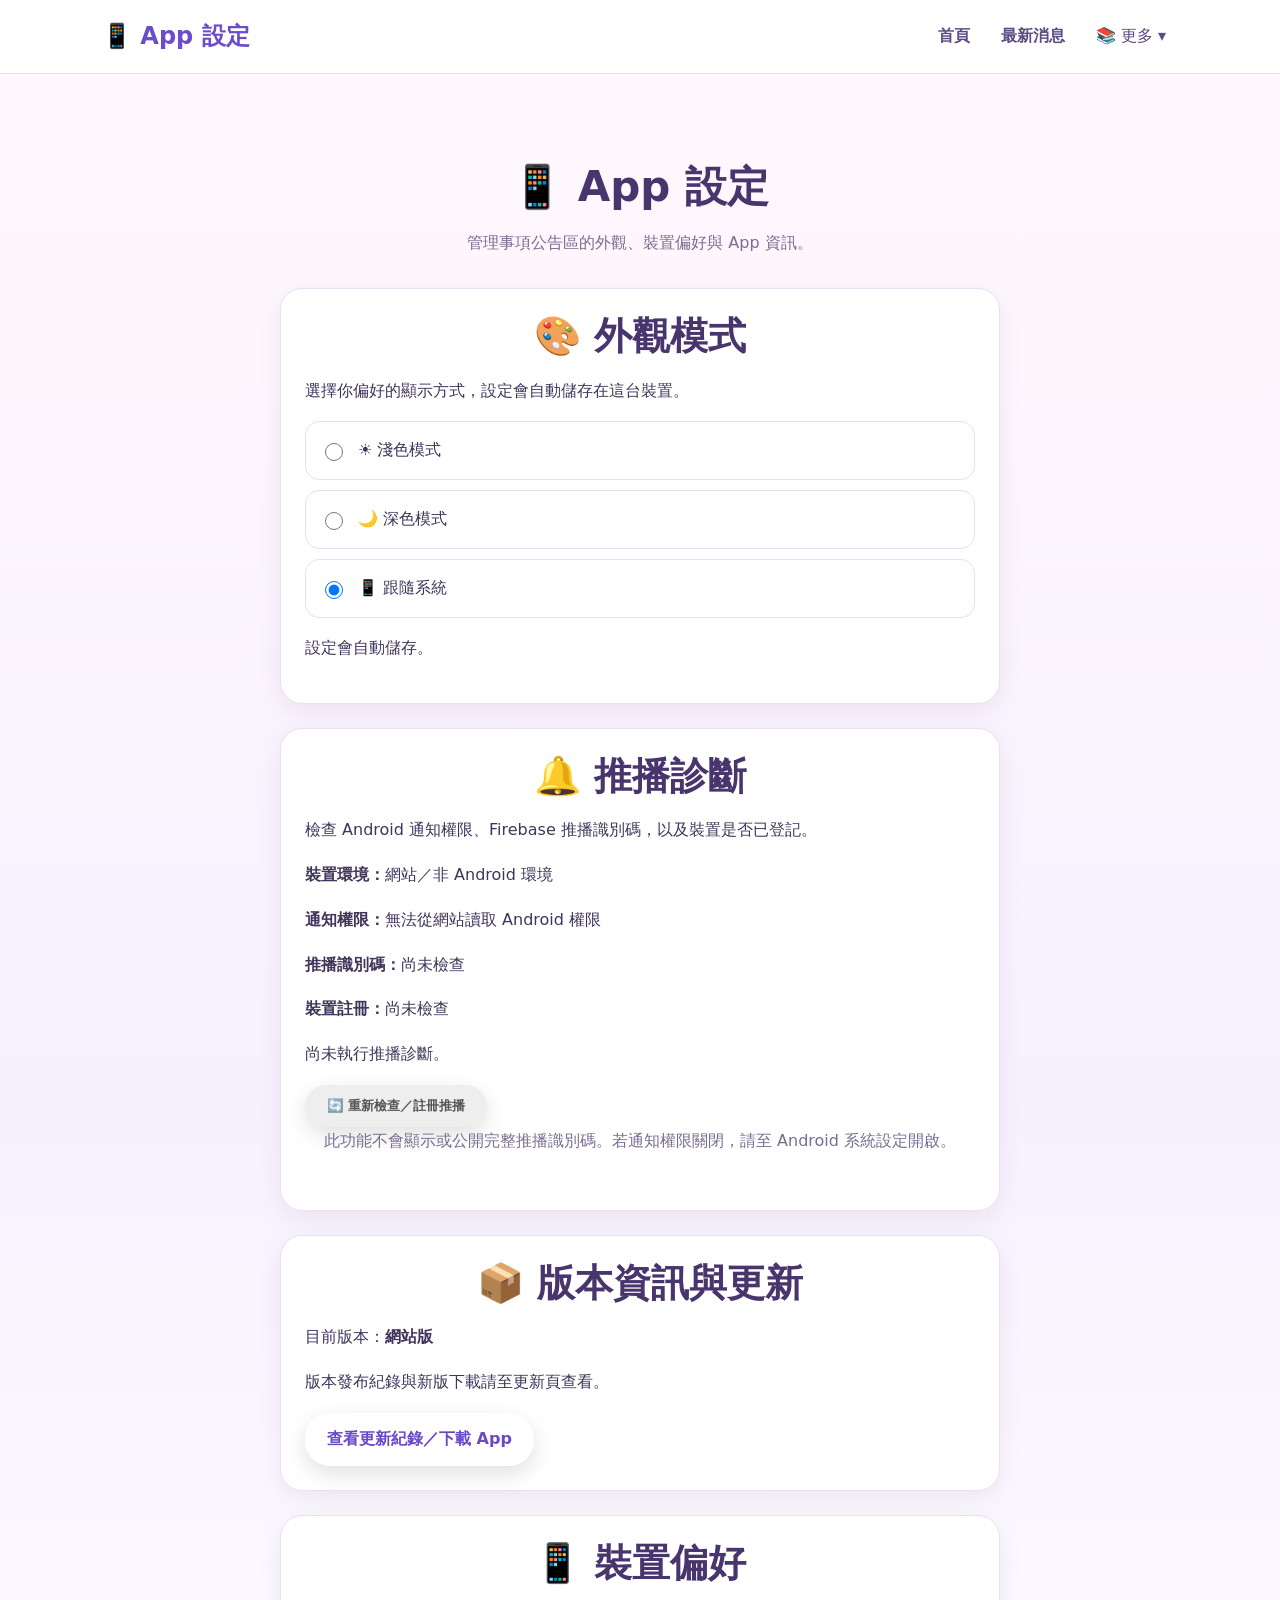
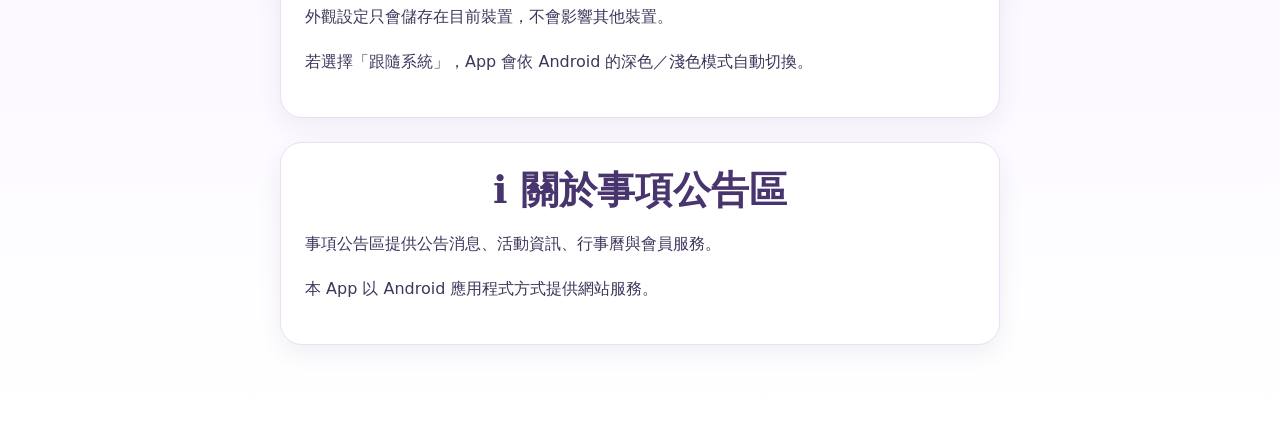
<file: settings.html>
<!doctype html>
<html lang="zh-Hant">
<head>
<meta charset="UTF-8"><meta name="viewport" content="width=device-width,initial-scale=1">
<title>📱 App 設定｜事項公告區</title>
<link rel="stylesheet" href="style.css?v=26.11.4.2">
</head>
<body>
<header><div class="nav"><div class="logo">📱 App 設定</div><button class="mobileNavToggle" type="button" aria-expanded="false">☰ 選單</button><nav>
<a href="index.html">首頁</a><a href="news.html">最新消息</a>
<div class="navDropdown"><button type="button" aria-expanded="false">📚 更多 ▾</button><div class="dropdownMenu">
<a href="downloads.html">📁 檔案下載</a><a href="calendar.html">📅 行事曆</a><a href="app-updates.html">⬇️ 下載 App</a><a href="settings.html">📱 App 設定</a>
</div></div></nav></div></header>
<main><section>
<h1 class="pageTitle">📱 App 設定</h1><p class="sub">管理事項公告區的外觀、裝置偏好與 App 資訊。</p>
<div class="settingsCard"><h2>🎨 外觀模式</h2><p>選擇你偏好的顯示方式，設定會自動儲存在這台裝置。</p>
<label class="settingsChoice"><input type="radio" name="theme" value="light"> ☀️ 淺色模式</label>
<label class="settingsChoice"><input type="radio" name="theme" value="dark"> 🌙 深色模式</label>
<label class="settingsChoice"><input type="radio" name="theme" value="system"> 📱 跟隨系統</label><p id="status" role="status">設定會自動儲存。</p></div>
<div class="settingsCard"><h2>🔔 推播診斷</h2><p>檢查 Android 通知權限、Firebase 推播識別碼，以及裝置是否已登記。</p><p><strong>裝置環境：</strong><span id="pushEnvironment">檢查中…</span></p><p><strong>通知權限：</strong><span id="pushPermission">檢查中…</span></p><p><strong>推播識別碼：</strong><span id="pushTokenStatus">尚未檢查</span></p><p><strong>裝置註冊：</strong><span id="pushRegistrationStatus">尚未檢查</span></p><p id="pushStatus" role="status" aria-live="polite">尚未執行推播診斷。</p><button class="btn secondary" type="button" id="retryPushRegistration">🔄 重新檢查／註冊推播</button><p class="sub">此功能不會顯示或公開完整推播識別碼。若通知權限關閉，請至 Android 系統設定開啟。</p></div>
<div class="settingsCard"><h2>📦 版本資訊與更新</h2><p>目前版本：<strong id="installedVersion">讀取中…</strong></p><p>版本發布紀錄與新版下載請至更新頁查看。</p><a class="btn" href="app-updates.html">查看更新紀錄／下載 App</a></div>
<div class="settingsCard"><h2>📱 裝置偏好</h2><p>外觀設定只會儲存在目前裝置，不會影響其他裝置。</p><p>若選擇「跟隨系統」，App 會依 Android 的深色／淺色模式自動切換。</p></div>
<div class="settingsCard"><h2>ℹ️ 關於事項公告區</h2><p>事項公告區提供公告消息、活動資訊、行事曆與會員服務。</p><p>本 App 以 Android 應用程式方式提供網站服務。</p></div>
</section></main>
<script src="config.js"></script>
<script src="maintenance-client.js?v=26.11.16"></script><script src="settings.js?v=26.11.16-datafix1"></script>
</body></html>
</file>
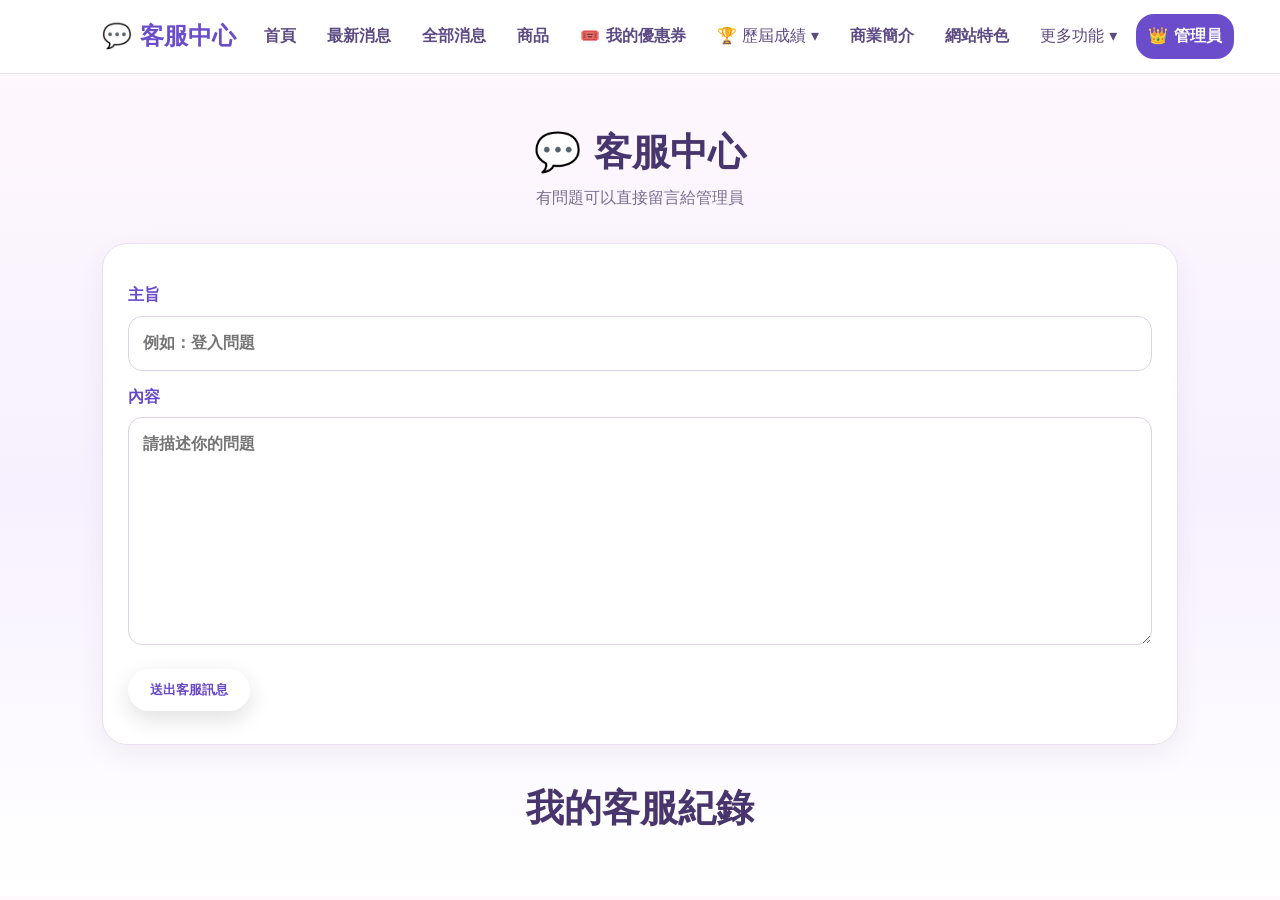
<file: support.html>
<!doctype html><html lang="zh-Hant"><head><meta charset="UTF-8"><meta name="viewport" content="width=device-width,initial-scale=1"><title>客服中心</title><link rel="stylesheet" href="style.css"></head><body><header><div class="nav"><div class="logo">💬 客服中心</div><nav><a href="index.html">首頁</a><a href="index.html#news">最新消息</a><a href="news.html">全部消息</a><a href="products.html">商品</a><a href="coupons.html">🎟️ 我的優惠券</a><div class="navDropdown"><button type="button">🏆 歷屆成績 ▾</button><div id="competitionMenu" class="dropdownMenu"><a href="competitions.html">📚 全部歷屆成績</a><div class="dropdownGroup"><b>🎮 Minecraft</b><a href="competitions.html?category=Minecraft">Minecraft 歷屆成績</a></div><div class="dropdownGroup"><b>🥚 蛋仔</b><a href="competitions.html?category=%E8%9B%8B%E4%BB%94">蛋仔歷屆成績</a></div></div></div><a href="index.html#about">商業簡介</a><a href="index.html#features">網站特色</a><div class="navDropdown"><button type="button">更多功能 ▾</button><div class="dropdownMenu"><a href="index.html#contact">聯絡我們</a><a href="support.html">💬 客服</a><a href="forms.html">📝 表單</a></div></div><a class="admin" href="admin.html">👑 管理員</a><button id="visitorLogout" class="hidden">登出</button></nav></div></header><main><section><h2>💬 客服中心</h2><p class="sub">有問題可以直接留言給管理員</p><div class="editor supportBox"><label>主旨<input id="ticketSubject" maxlength="120" placeholder="例如：登入問題"></label><label>內容<textarea id="ticketMessage" rows="7" maxlength="3000" placeholder="請描述你的問題"></textarea></label><button class="btn" id="sendTicket">送出客服訊息</button><small id="ticketMsg"></small></div><h2 style="margin-top:40px">我的客服紀錄</h2><div id="myTickets" class="newsList"></div></section></main><script src="config.js"></script>
<script src="maintenance-client.js?v=26.11.16"></script><script src="app.js?v=all-features-v1"></script><script>window.addEventListener('DOMContentLoaded',()=>loadMyTickets());</script></body></html>
</file>
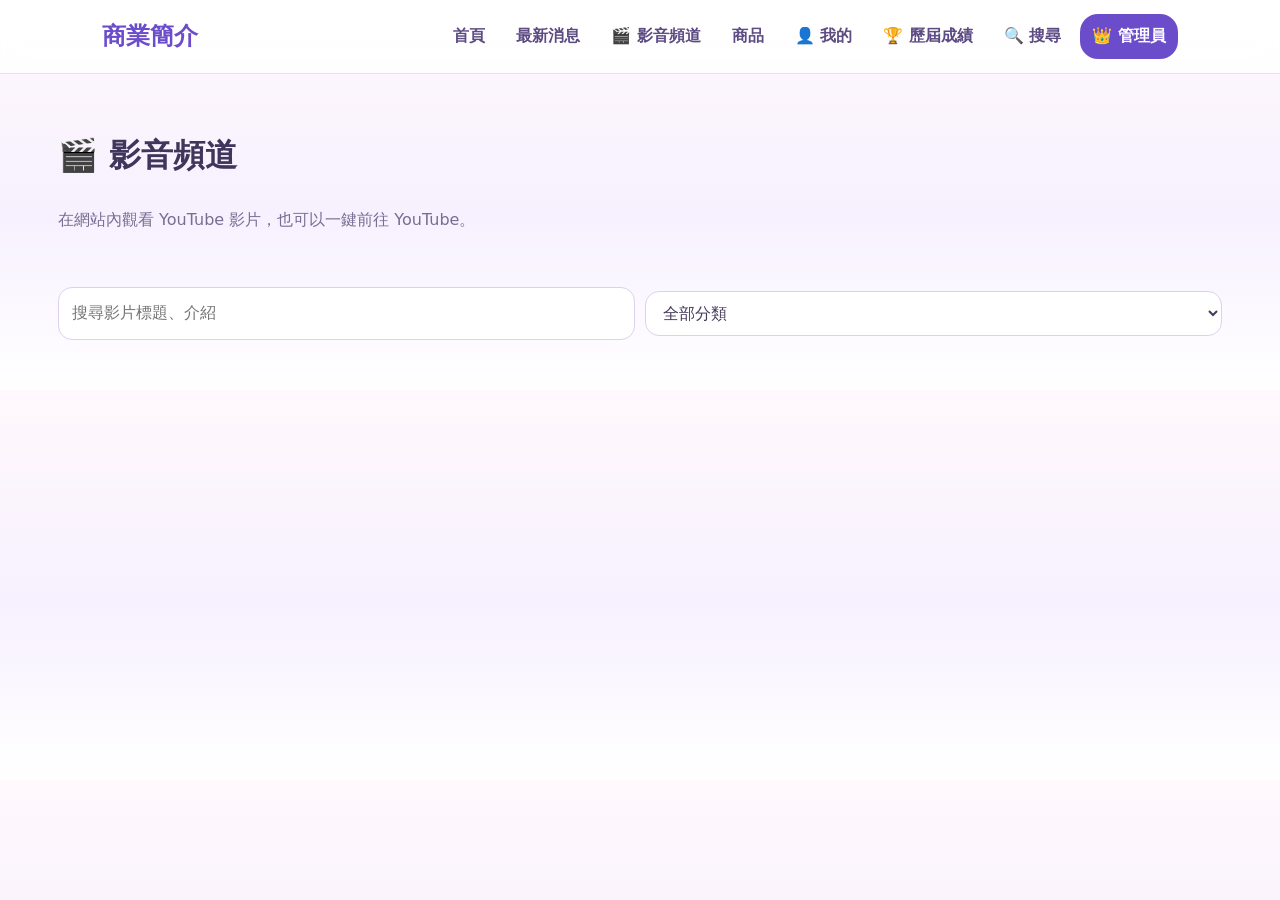
<file: videos.html>
<!doctype html><html lang="zh-Hant"><head><meta charset="utf-8"><meta name="viewport" content="width=device-width,initial-scale=1"><title>🎬 影音頻道</title><link rel="stylesheet" href="style.css"></head><body>
<header><div class="nav"><div class="logo" id="siteName">商業簡介</div><button class="mobileNavToggle" type="button" aria-expanded="false">☰ 選單</button><nav><a href="index.html">首頁</a><a href="news.html">最新消息</a><a href="videos.html">🎬 影音頻道</a><a href="products.html">商品</a><a href="my.html">👤 我的</a><a href="competitions.html">🏆 歷屆成績</a><a href="search.html">🔍 搜尋</a><a class="admin" href="admin.html">👑 管理員</a></nav></div></header>
<main class="container" style="max-width:1200px;margin:0 auto;padding:32px 18px"><div class="dashboardHeader"><div><h1>🎬 影音頻道</h1><p class="sub">在網站內觀看 YouTube 影片，也可以一鍵前往 YouTube。</p></div></div><div class="adminListTools" style="margin:18px 0"><input id="videoSearch" type="search" placeholder="搜尋影片標題、介紹"><select id="videoCategory"><option value="all">全部分類</option></select></div><div id="featuredVideo"></div><div id="videoGrid" class="productGrid"></div><div id="videoEmpty" class="empty hidden">目前沒有上架影片。</div></main>
<script src="config.js"></script>
<script src="maintenance-client.js?v=26.11.16"></script><script>
const $=id=>document.getElementById(id);let videos=[];
function esc(s){return String(s??'').replace(/[&<>"']/g,m=>({'&':'&amp;','<':'&lt;','>':'&gt;','"':'&quot;',"'":'&#39;'}[m]))}
function ytId(u){try{const x=new URL(u);if(x.hostname.includes('youtu.be'))return x.pathname.slice(1).split('/')[0];if(x.searchParams.get('v'))return x.searchParams.get('v');const m=x.pathname.match(/\/(?:embed|shorts)\/([^/?]+)/);return m?m[1]:''}catch{return ''}}
function render(){const q=($('videoSearch').value||'').toLowerCase(),c=$('videoCategory').value;const rows=videos.filter(v=>(c==='all'||v.category===c)&&(!q||[v.title,v.description,v.category].some(x=>String(x||'').toLowerCase().includes(q))));$('videoEmpty').classList.toggle('hidden',!!rows.length);const f=rows.find(v=>v.featured);$('featuredVideo').innerHTML=f?`<article class="notice" style="margin-bottom:22px"><div class="date">⭐ 精選影片 · ${esc(f.category)}</div><h2>${esc(f.title)}</h2><p>${esc(f.description)}</p><div style="aspect-ratio:16/9;max-width:900px"><iframe src="https://www.youtube.com/embed/${encodeURIComponent(f.youtube_id)}" title="${esc(f.title)}" style="width:100%;height:100%;border:0;border-radius:14px" allow="accelerometer; autoplay; clipboard-write; encrypted-media; gyroscope; picture-in-picture; web-share" allowfullscreen></iframe></div><p style="margin-top:12px"><a class="btn" href="${esc(f.youtube_url)}" target="_blank" rel="noopener">▶️ 在 YouTube 開啟</a></p></article>`:'';const rest=rows.filter(v=>!f||v.id!==f.id);$('videoGrid').innerHTML=rest.map(v=>`<article class="productCard"><div style="position:relative"><img src="${esc(v.thumbnail_url)}" alt="${esc(v.title)}" loading="lazy" style="width:100%;aspect-ratio:16/9;object-fit:cover;border-radius:12px"><span style="position:absolute;left:12px;bottom:12px;background:#111c;color:#fff;padding:6px 10px;border-radius:999px">▶️</span></div><div class="productCardBody"><div class="date">${esc(v.category)} · ${esc(new Date(v.published_at).toLocaleDateString('zh-TW'))}</div><h3>${esc(v.title)}</h3><p>${esc(v.description||'')}</p><button class="btn" onclick="watch('${v.id}')">▶️ 網站觀看</button> <a class="btn secondary" href="${esc(v.youtube_url)}" target="_blank" rel="noopener">YouTube</a></div></article>`).join('')}
function watch(id){const v=videos.find(x=>x.id===id);if(!v)return;const modal=document.createElement('div');modal.style='position:fixed;inset:0;background:#000b;z-index:9999;display:flex;align-items:center;justify-content:center;padding:18px';modal.innerHTML=`<div style="background:var(--card,#fff);width:min(1000px,100%);padding:16px;border-radius:16px"><button class="btn secondary" style="float:right" onclick="this.closest('[style*=fixed]').remove()">✕ 關閉</button><h2>${esc(v.title)}</h2><div style="aspect-ratio:16/9"><iframe src="https://www.youtube.com/embed/${encodeURIComponent(v.youtube_id)}?autoplay=1" title="${esc(v.title)}" style="width:100%;height:100%;border:0;border-radius:12px" allow="autoplay; encrypted-media; picture-in-picture; web-share" allowfullscreen></iframe></div><p>${esc(v.description||'')}</p><a class="btn" href="${esc(v.youtube_url)}" target="_blank" rel="noopener">▶️ 在 YouTube 開啟</a></div>`;document.body.appendChild(modal)}
async function load(){if(typeof SUPABASE_URL==='undefined'||!SUPABASE_URL)return;const r=await fetch(SUPABASE_URL+'/rest/v1/videos?select=*&published=eq.true&order=sort_order.asc,published_at.desc',{headers:{apikey:SUPABASE_ANON_KEY}});videos=r.ok?await r.json():[];const cs=[...new Set(videos.map(v=>v.category))];$('videoCategory').innerHTML='<option value="all">全部分類</option>'+cs.map(c=>`<option>${esc(c)}</option>`).join('');render()}
$('videoSearch').oninput=render;$('videoCategory').onchange=render;load();
const mobileToggle=document.querySelector('.mobileNavToggle');
const mobileNav=document.querySelector('header nav');
if(mobileToggle&&mobileNav){
  mobileToggle.addEventListener('click',()=>{
    const isOpen=mobileNav.classList.toggle('mobileOpen');
    mobileToggle.setAttribute('aria-expanded',String(isOpen));
    mobileToggle.textContent=isOpen?'✕ 關閉選單':'☰ 選單';
  });
  mobileNav.querySelectorAll('a').forEach(link=>link.addEventListener('click',()=>{
    mobileNav.classList.remove('mobileOpen');
    mobileToggle.setAttribute('aria-expanded','false');
    mobileToggle.textContent='☰ 選單';
  }));
}
</script></body></html>
</file>
<file: style.css>
*{box-sizing:border-box}
html{scroll-behavior:smooth}
body{margin:0;font-family:system-ui,-apple-system,"Noto Sans TC","Microsoft JhengHei",sans-serif;color:#40355b;background:linear-gradient(180deg,#fff8fc,#f7f1ff 55%,#fff);line-height:1.8}
a{color:inherit} header{position:sticky;top:0;z-index:20;background:rgba(255,255,255,.9);backdrop-filter:blur(12px);border-bottom:1px solid #eadff7}
.nav{max-width:1120px;margin:auto;padding:14px 22px;display:flex;align-items:center;justify-content:space-between;gap:20px}.logo{font-size:24px;font-weight:900;color:#6b4dcc;white-space:nowrap}
nav{display:flex;align-items:center;gap:7px;flex-wrap:nowrap;justify-content:flex-end}nav a,nav button{border:0;background:transparent;text-decoration:none;padding:8px 12px;border-radius:18px;font-weight:800;color:#5d4b83;cursor:pointer}nav a:hover,nav button:hover{background:#eee5ff;color:#6b4dcc}nav .admin{background:#6b4dcc;color:#fff}
main{max-width:1120px;margin:auto}.hero{min-height:520px;margin:28px 18px 60px;border-radius:34px;overflow:hidden;position:relative;background:#eadfff;box-shadow:0 18px 50px rgba(94,70,145,.14)}.hero img{width:100%;height:520px;object-fit:cover;display:block}.heroShade{position:absolute;inset:0;background:linear-gradient(90deg,rgba(54,37,86,.72),rgba(54,37,86,.18),rgba(54,37,86,.05))}.heroCard{position:absolute;left:8%;top:50%;transform:translateY(-50%);max-width:540px;color:#fff}.heroCard h1{font-size:56px;line-height:1.15;margin:0 0 12px;text-shadow:0 4px 18px rgba(0,0,0,.2)}.heroCard p{font-size:21px;margin:0 0 25px}.btn{display:inline-block;background:#fff;color:#6849c7;border:0;border-radius:25px;padding:12px 22px;text-decoration:none;font-weight:900;cursor:pointer;box-shadow:0 8px 22px rgba(0,0,0,.12)}
section{padding:55px 22px;scroll-margin-top:85px}section h2{font-size:38px;line-height:1.25;text-align:center;margin:0 0 8px;color:#49356d}.sub{text-align:center;color:#796d91;margin:0 auto 30px}
.newsList{display:grid;gap:18px}.notice{background:#fff;border:1px solid #eadff5;border-radius:24px;padding:22px 25px;box-shadow:0 10px 28px rgba(83,62,120,.08)}.notice .date{font-size:14px;color:#9a7cc8;font-weight:800}.notice h3{font-size:24px;margin:5px 0;color:#4d3a70}.notice p{margin:5px 0;color:#655a78}
.notice .noticeContent.isCollapsed{display:-webkit-box;-webkit-box-orient:vertical;-webkit-line-clamp:4;overflow:hidden;white-space:normal}.notice .noticeContent.isExpanded{display:block;overflow:visible}.notice .noticeMore{display:inline-block;margin:2px 0 8px;padding:0;border:0;background:transparent;color:#6749cc;font:inherit;font-weight:800;cursor:pointer}.notice .noticeMore:hover{text-decoration:underline}
.grid2{display:grid;grid-template-columns:repeat(2,1fr);gap:22px}.grid2 article,.features article,.contact{background:#fff;border:1px solid #eadff5;border-radius:25px;padding:28px;box-shadow:0 10px 28px rgba(83,62,120,.07)}.grid2 h3,.features h3{color:#6144a4;margin-top:0}
.features{display:grid;grid-template-columns:repeat(4,1fr);gap:18px}.features article{text-align:center}.features b{font-size:42px}.contact{text-align:center;max-width:760px;margin:auto}
footer{text-align:center;padding:45px 20px;background:#5f4b82;color:#fff;margin-top:35px}footer h2{color:#fff;margin:0 0 6px}footer p{margin:0;opacity:.85}
.gate{position:fixed;inset:0;z-index:100;background:linear-gradient(135deg,#eee3ff,#ffeaf4);display:flex;align-items:center;justify-content:center;padding:20px}.gate-card{width:min(430px,100%);background:#fff;border-radius:30px;padding:38px 30px;text-align:center;box-shadow:0 25px 70px rgba(82,56,125,.2)}.lock{font-size:52px}.gate-card h1{margin:8px 0;color:#573e88}.gate-card p{color:#7d718e}.gate-card input{display:block;width:100%;padding:13px 15px;margin:10px 0;border:1px solid #ddd1ed;border-radius:15px;font:inherit;outline:none}.gate-card button{width:100%;padding:13px 18px;border:0;border-radius:18px;background:#6b4dcc;color:#fff;font:inherit;font-weight:900;cursor:pointer;margin:8px 0}.gate-card a{display:block;margin-top:12px;color:#6b4dcc;text-decoration:none;font-weight:800}.gate-card small{display:block;color:#d34f73;min-height:24px}
.hidden{display:none!important}.dashboard main{padding-top:20px}.dashboard section{padding-top:35px}
.dashboardHeader{display:flex;align-items:center;justify-content:space-between;gap:20px;margin:0 0 22px}.dashboardHeader h2{margin:0 0 6px}.dashboardCards{display:grid;grid-template-columns:repeat(4,1fr);gap:15px;margin-bottom:22px}.dashCard{display:flex;align-items:center;gap:14px;background:#fff;border:1px solid #eadff5;border-radius:22px;padding:18px;box-shadow:0 10px 28px rgba(83,62,120,.07)}.dashIcon{font-size:32px;line-height:1}.dashLabel{font-size:13px;font-weight:900;color:#8b7e9f}.dashValue{font-size:28px;font-weight:950;color:#4d3a70;line-height:1.1;margin:3px 0}.dashSub{font-size:12px;color:#8b7e9f}.dashboardGrid{display:grid;grid-template-columns:repeat(2,1fr);gap:20px;margin-top:20px}.dashboardBox{background:#fff;border:1px solid #eadff5;border-radius:25px;padding:22px;box-shadow:0 10px 28px rgba(83,62,120,.07)}.dashboardBoxHead{display:flex;align-items:end;justify-content:space-between;gap:15px;margin-bottom:12px}.dashboardBoxHead h3{margin:0;color:#4d3a70}.dashboardList{display:grid;gap:9px}.dashboardLink{width:100%;border:1px solid #eee5f5;background:#fcfaff;border-radius:15px;padding:12px 14px;text-align:left;cursor:pointer;color:#4d3a70;display:flex;justify-content:space-between;gap:12px;font:inherit}.dashboardLink:hover{transform:translateY(-1px)}.dashboardLink span{font-weight:850;overflow:hidden;text-overflow:ellipsis}.dashboardLink small{color:#91859e;white-space:nowrap}.dashboardAction{margin-top:10px;border:0;background:#e8ddff;color:#6749cc;border-radius:14px;padding:10px 14px;font-weight:900;cursor:pointer}.dashTodoCount{padding:12px 14px;border-radius:15px;background:#fff3d9;color:#80611c;font-weight:900;margin-bottom:2px}.miniBars{display:grid;gap:6px}.miniBarRow{display:grid;grid-template-columns:42px 1fr 24px;align-items:center;gap:8px;font-size:11px;color:#8b7e9f}.miniBarRow b{font-size:11px;text-align:right;color:#5f5270}.miniBarTrack{height:10px;background:#f0eaf7;border-radius:999px;overflow:hidden}.miniBarTrack i{display:block;height:100%;background:#8b6bd8;border-radius:999px;min-width:0}.loading{text-align:center;padding:30px;color:#8b7e9f}
.adminTabs{display:flex;gap:10px;justify-content:center;margin-bottom:35px;flex-wrap:wrap}.tab{border:0;border-radius:22px;padding:13px 22px;background:#e8ddff;color:#6749cc;font-weight:900;cursor:pointer}.tab.active{background:#6749cc;color:#fff}.tabPanel.hidden{display:none}
.editor{background:#fff;border:1px solid #eadff5;border-radius:25px;padding:25px;box-shadow:0 10px 28px rgba(83,62,120,.07)}.editor label{display:block;font-weight:800;color:#6749cc;margin:12px 0}.editor input,.editor textarea{display:block;width:100%;margin-top:6px;padding:12px 14px;border:1px solid #ddd1ed;border-radius:14px;font:inherit;color:#46395c;background:#fff}.editor textarea{resize:vertical}.editor button{margin-top:12px}.four{display:grid;grid-template-columns:repeat(2,1fr);gap:15px}.empty,.loading{text-align:center;padding:35px;color:#8b7e9f}.notice button{border:0;border-radius:16px;padding:9px 16px;background:#ffd0df;color:#8b4770;font-weight:800;cursor:pointer}
@media(max-width:850px){.nav{align-items:flex-start;flex-direction:column}nav{justify-content:flex-start}.hero,.hero img{height:460px}.heroCard h1{font-size:42px}.features{grid-template-columns:repeat(2,1fr)}}
@media(max-width:600px){.grid2,.features,.four{grid-template-columns:1fr}section{padding:42px 15px}.hero{margin:18px 10px 40px}.heroCard{left:7%;right:7%}.heroCard h1{font-size:35px}.heroCard p{font-size:17px}}
.center{text-align:center;margin-top:22px}.filters{display:flex;gap:8px;justify-content:center;flex-wrap:wrap;margin:0 auto 25px}.filter{border:0;border-radius:18px;padding:9px 14px;background:#eee5ff;color:#6749cc;font-weight:800;cursor:pointer}.filter.active{background:#6749cc;color:#fff}.productGrid{display:grid;grid-template-columns:repeat(3,1fr);gap:20px}.productCard{background:#fff;border:1px solid #eadff5;border-radius:25px;overflow:hidden;box-shadow:0 10px 28px rgba(83,62,120,.07)}.productCard img{width:100%;height:220px;object-fit:cover;display:block}.productImage{height:220px;display:flex;align-items:center;justify-content:center;background:#f2eaff;font-size:70px}.productBody{padding:20px}.productBody h3{margin:4px 0;color:#4d3a70;font-size:24px}.productBody strong{display:block;margin-top:10px;color:#6749cc;font-size:21px}.productBody button,.notice button{border:0;border-radius:14px;padding:8px 12px;background:#eee5ff;color:#6749cc;font-weight:800;cursor:pointer}.secondary{background:#eee!important;color:#555!important}.check{display:flex!important;align-items:center;gap:8px}.check input{width:auto!important;margin:0!important}.supportBox small{display:block;color:#6b4dcc;font-weight:800;margin-top:8px}
@media(max-width:850px){.productGrid{grid-template-columns:repeat(2,1fr)}}@media(max-width:600px){.productGrid{grid-template-columns:1fr}}

.couponGrid{display:grid;grid-template-columns:repeat(auto-fit,minmax(260px,1fr));gap:20px}
.couponCard{background:#fff;border:2px dashed #d9c7f5;border-radius:24px;padding:20px;box-shadow:0 12px 30px rgba(94,70,145,.10);position:relative;overflow:hidden}
.couponCard:before{content:"";position:absolute;left:-12px;top:50%;width:24px;height:24px;border-radius:50%;background:#f8f2ff;transform:translateY(-50%)}
.couponTop{display:flex;justify-content:space-between;font-weight:900;color:#6b4dcc}
.couponCard h3{margin:10px 0 6px;font-size:23px}
.couponCard p{margin:5px 0;color:#6d6280}
.couponDiscount{display:block;font-size:28px;color:#6b4dcc;margin:12px 0}
.couponCode{background:#f5efff;border-radius:12px;padding:8px 12px;font-weight:900;letter-spacing:1px;text-align:center;margin:14px 0}
.couponCard.used{opacity:.62}.couponCard.expired{opacity:.7}.couponCard.soon{border-color:#e8c978}
.inlineGate{position:static;min-height:0;background:transparent;padding:20px 0}.inlineGate .gate-card{max-width:480px;margin:auto}


.navDropdown{position:relative;display:inline-block}
.navDropdown>button{font:inherit}
.dropdownMenu{display:none;position:absolute;right:0;top:calc(100% + 6px);min-width:260px;max-width:340px;background:#fff;border:1px solid #eadff5;border-radius:18px;padding:8px;box-shadow:0 16px 40px rgba(83,62,120,.16);z-index:50}
.navDropdown:hover .dropdownMenu,.navDropdown:focus-within .dropdownMenu{display:block}
.dropdownMenu a,.dropdownMenu .dropdownEmpty{display:block;padding:8px 12px;border-radius:12px;text-decoration:none;color:#5d4b83;font-weight:700;white-space:normal}
.dropdownMenu a:hover{background:#eee5ff;color:#6b4dcc}
.dropdownGroup{padding:5px 0;border-top:1px solid #f0e9f8;margin-top:5px}
.dropdownGroup b{display:block;padding:6px 12px;color:#6749cc}
.dropdownEmpty{color:#9a8ea8!important;font-weight:600!important}
.pageTitle{text-align:center;font-size:42px;color:#49356d;margin:20px 0 5px}
.competitionFilters{display:flex;justify-content:center;gap:10px;flex-wrap:wrap;margin:0 auto 28px}
.competitionFilters a{background:#eee5ff;color:#6749cc;text-decoration:none;font-weight:900;border-radius:18px;padding:8px 16px}
.competitionFilters a:hover{background:#6749cc;color:#fff}
.competitionCard{background:#fff;border:1px solid #eadff5;border-radius:28px;padding:26px;margin:0 0 24px;box-shadow:0 10px 28px rgba(83,62,120,.07)}
.competitionCard h2{margin:3px 0 12px;text-align:left;font-size:30px}
.competitionResults{display:grid;grid-template-columns:repeat(3,1fr);gap:15px}
.competitionResult h3{margin:3px 0;color:#4d3a70}
.competitionActions{display:flex;gap:10px;flex-wrap:wrap;margin-top:15px}
.resultEditor{margin-top:24px;padding-top:15px;border-top:1px solid #eadff5}
.resultRow{display:grid;grid-template-columns:90px 1.5fr 120px 1fr auto;gap:10px;align-items:end;margin:10px 0;padding:12px;background:#faf7ff;border-radius:16px}
.resultRow label{margin:0}
.resultRow button{margin:0;padding:9px 12px;border:0;border-radius:12px;background:#ffd0df;color:#8b4770;font-weight:800;cursor:pointer}
.resultRow input{margin-top:5px!important}
@media(max-width:850px){.competitionResults{grid-template-columns:1fr 1fr}.resultRow{grid-template-columns:1fr 1fr}}
@media(max-width:600px){.dropdownMenu{position:static;width:100%;max-width:none;box-shadow:none;margin-top:4px}.navDropdown{width:auto}.navDropdown:focus-within .dropdownMenu,.navDropdown:hover .dropdownMenu{display:block}.pageTitle{font-size:34px}.competitionResults{grid-template-columns:1fr}.resultRow{grid-template-columns:1fr}}

/* 快速連結側欄 */
.quickLinksPanel{position:fixed;right:16px;top:118px;width:245px;z-index:18;background:#fff;border:1px solid #e1e8cf;border-radius:18px;padding:12px;box-shadow:0 14px 36px rgba(43,64,18,.16)}
.quickLinksHead{font-size:20px;font-weight:900;color:#53436f;text-align:center;margin:2px 0 10px}
.quickLinksList{display:flex;flex-direction:column;gap:7px;max-height:calc(100vh - 185px);overflow:auto;padding-right:2px}
.quickLinkItem{display:flex;align-items:center;gap:8px;min-height:42px;padding:7px 10px;border-radius:9px;background:#8ee600;color:#fff;text-decoration:none;font-weight:900;box-shadow:0 2px 6px rgba(71,110,12,.18);transition:transform .15s ease,filter .15s ease}
.quickLinkItem:hover{filter:brightness(.96);transform:translateX(-2px)}
.quickLinkIcon{width:28px;height:28px;display:grid;place-items:center;flex:0 0 28px;font-size:21px;background:rgba(255,255,255,.2);border-radius:6px}
.quickLinksEmpty{font-size:13px;text-align:center;color:#8b809c;padding:10px}
.quickLinkAdminGrid{display:grid;grid-template-columns:1fr 1.35fr;gap:22px}
.quickLinkAdminListWrap{background:#fff;border:1px solid #eadff5;border-radius:20px;padding:20px}
.quickLinkAdminItem{margin-bottom:12px}
@media (max-width:950px){.quickLinksPanel{position:static;width:auto;margin:12px 18px}.quickLinksList{max-height:none}.quickLinkAdminGrid{grid-template-columns:1fr}}
@media (max-width:760px){.quickLinksPanel{margin:12px}.quickLinksList{display:grid;grid-template-columns:1fr 1fr}.quickLinkItem{font-size:14px}.quickLinksHead{text-align:left}}

/* 表單 */
.formCard{max-width:850px;margin:0 auto;background:#fff;border:1px solid #eadff5;border-radius:28px;padding:28px;box-shadow:0 10px 28px rgba(83,62,120,.07)}
.formField{display:block;margin:18px 0;color:#5b4a75;font-weight:800}
.formField>span{display:block;margin-bottom:7px}
.formField input,.formField textarea,.formField select{display:block;width:100%;padding:12px 14px;border:1px solid #ddd1ed;border-radius:14px;font:inherit;color:#46395c;background:#fff;box-sizing:border-box}
.formField b{color:#c94c78}
.formOptions{display:grid;gap:8px;margin-top:8px;padding:12px;background:#faf7ff;border-radius:14px}
.formOptions label{font-weight:700;color:#59476f}
.formQuestionRow{display:grid;grid-template-columns:1fr auto;gap:12px;align-items:end;margin:12px 0;padding:16px;background:#faf7ff;border-radius:16px}
.formQuestionRow label{display:block;margin:8px 0;font-weight:800;color:#6749cc}
.formQuestionRow input,.formQuestionRow select{display:block;width:100%;margin-top:6px;padding:10px 12px;border:1px solid #ddd1ed;border-radius:12px;box-sizing:border-box;font:inherit}
.formQuestionRow .removeFormQuestion{margin:0;padding:10px 12px;border:0;border-radius:12px;background:#ffd0df;color:#8b4770;font-weight:800;cursor:pointer}
@media(max-width:600px){.formQuestionRow{grid-template-columns:1fr}.formCard{padding:18px}}


/* 我的會員中心 */
.mySubnav{display:flex;justify-content:center;gap:9px;flex-wrap:wrap;margin:10px auto 28px}.mySubnav a{padding:9px 14px;border-radius:16px;background:#eee5ff;color:#6749cc;text-decoration:none;font-weight:900}.mySubnav a.active,.mySubnav a:hover{background:#6749cc;color:#fff}.myPanel{background:#fff;border:1px solid #eadff5;border-radius:26px;padding:26px;box-shadow:0 10px 28px rgba(83,62,120,.07);margin-bottom:20px}.myPanel.hidden{display:none!important}.myGrid{display:grid;grid-template-columns:1fr 1fr;gap:20px}.myGrid .formCard{max-width:none;margin:0}.memberNumber{display:inline-block;padding:8px 18px;border-radius:14px;background:#f5efff;color:#6749cc;font-size:28px;letter-spacing:2px}.unreadNotice{border-left:5px solid #6749cc}.myNavMenu a{font-weight:800}.resultRow{grid-template-columns:80px 1.2fr 1.3fr 110px 1fr auto}
@media(max-width:850px){.myGrid{grid-template-columns:1fr}.resultRow{grid-template-columns:1fr 1fr}}
@media(max-width:600px){.myPanel{padding:18px}.mySubnav{justify-content:flex-start}.mySubnav a{font-size:14px}.resultRow{grid-template-columns:1fr}}


/* 2026-09 mobile cleanup */
.mobileNavToggle{display:none;border:0;border-radius:14px;padding:10px 14px;background:#eee5ff;color:#6749cc;font:inherit;font-weight:900;cursor:pointer}
.adminHint{text-align:center;color:#8b7e9f;margin:-18px 0 25px;font-size:14px}
.adminTabGroup{display:flex;align-items:center;gap:8px;flex-wrap:wrap;justify-content:center;padding:10px 12px;background:#faf7ff;border:1px solid #eadff5;border-radius:20px}
.adminTabGroup>span{font-size:12px;font-weight:900;color:#9a8ea8;padding:0 3px}
@media(max-width:850px){
  header .nav{align-items:stretch;gap:10px}
  header .nav>.mobileNavToggle{display:block;align-self:flex-end}
  header nav{display:none;width:100%;flex-direction:column;align-items:stretch;gap:6px;padding:10px 0 4px}
  header nav.mobileOpen{display:flex}
  header nav>a,header nav>button:not(.mobileNavToggle),header nav>.navDropdown{width:100%;box-sizing:border-box}
  header nav>a,header nav>button:not(.mobileNavToggle){padding:10px 12px;border-radius:12px;text-align:left}
  header nav>.navDropdown>button{width:100%;text-align:left;padding:10px 12px;border-radius:12px}
  header nav>.navDropdown{display:block}
  .dropdownMenu{position:static;width:100%;max-width:none;box-sizing:border-box;box-shadow:none;margin-top:2px}
  .adminTabs{display:flex;flex-direction:column;align-items:stretch;gap:10px}
  .adminTabGroup{justify-content:flex-start}
  .adminTabGroup>span{min-width:32px}
  .tab{padding:10px 14px}
  .editor{padding:18px;border-radius:20px}
  .dashboard section{padding-top:20px}
}
@media(max-width:600px){
  header .nav{padding:10px 12px}
  .logo{font-size:21px}
  section{padding-left:12px;padding-right:12px}
  .heroCard h1{font-size:30px}
  .heroCard p{font-size:16px}
  .notice{padding:18px}
  .productCard img,.productImage{height:190px}
  .competitionCard{padding:18px}
  .adminTabGroup{overflow-x:auto;flex-wrap:nowrap;justify-content:flex-start}
  .adminTabGroup>span,.adminTabGroup .tab{flex:0 0 auto}
}

/* 活動／比賽 v2 */
.competitionStatus{display:inline-block;margin-left:6px;padding:3px 9px;border-radius:999px;background:#eee5ff;color:#6749cc;font-size:13px;font-weight:900;white-space:nowrap}
.status-upcoming{background:#e5f8e9;color:#2f7a45}.status-today{background:#fff4cf;color:#8a6a16}.status-ended{background:#eee;color:#777}.status-unknown{background:#f3edf9;color:#8b7e9f}
.competitionHeader{display:flex;justify-content:space-between;align-items:flex-start;gap:15px}.competitionHeader .date{line-height:1.7}
@media(max-width:600px){.competitionStatus{margin-left:3px;margin-top:4px}.competitionHeader{display:block}.competitionHeader h2{font-size:25px}}


/* 全站搜尋 */
.siteSearchForm{display:flex;gap:10px;max-width:760px;margin:20px auto 10px}
.siteSearchForm input{flex:1;min-width:0;padding:13px 15px;border:1px solid #d8dce8;border-radius:12px;font-size:16px}
.siteSearchForm button{padding:13px 20px;border:0;border-radius:12px;cursor:pointer}
.searchCount{max-width:760px;margin:8px auto 14px;color:#667085;font-size:14px}
.searchResult{margin-bottom:14px}
.searchResult h3 a{color:inherit;text-decoration:none}
.searchResult h3 a:hover{text-decoration:underline}
.searchMeta{color:#667085;font-size:14px}
@media(max-width:640px){.siteSearchForm{flex-direction:column}.siteSearchForm button{width:100%}}


/* #4 達人榜升級 */
.leaderboardSection{
  margin:0 0 28px;
  padding:24px;
  border:1px solid rgba(37,99,235,.16);
  border-radius:20px;
  background:linear-gradient(180deg,rgba(37,99,235,.06),rgba(255,255,255,.92));
}
.leaderboardHeader{display:flex;justify-content:space-between;gap:16px;align-items:flex-start;margin-bottom:18px}
.leaderboardHeader h2{margin:4px 0 6px}
.leaderboardSummary{display:flex;gap:12px;flex-wrap:wrap;margin-bottom:14px}
.leaderboardStat{min-width:130px;padding:12px 16px;border-radius:14px;background:#fff;border:1px solid rgba(0,0,0,.07);display:flex;flex-direction:column}
.leaderboardStat b{font-size:22px;line-height:1.1}
.leaderboardStat span{font-size:13px;opacity:.72;margin-top:4px}
.leaderboardRow{
  display:grid;grid-template-columns:100px 1fr;gap:14px;align-items:center;
  padding:15px 16px;margin:10px 0;border-radius:15px;background:#fff;
  border:1px solid rgba(0,0,0,.07);box-shadow:0 4px 14px rgba(0,0,0,.04)
}
.leaderboardRow.topRank{border-width:1.5px}
.leaderboardRank{font-size:17px;white-space:nowrap}
.leaderboardPlayer h3{margin:0 0 5px;font-size:18px}
.leaderboardMeta{font-size:13px;opacity:.76}
.leaderboardMore{margin-top:12px}
@media(max-width:640px){
  .leaderboardSection{padding:16px;border-radius:16px}
  .leaderboardRow{grid-template-columns:72px 1fr;padding:13px 12px;gap:8px}
  .leaderboardRank{font-size:15px}
  .leaderboardPlayer h3{font-size:16px}
  .leaderboardMeta{font-size:12px;line-height:1.7}
  .leaderboardStat{min-width:110px}
}

/* #5 通知系統完善 */
.panelHeading{display:flex;align-items:center;justify-content:space-between;gap:16px;margin-bottom:8px}
.notificationToolbar{display:flex;align-items:center;justify-content:space-between;gap:12px;margin:12px 0 16px;padding:12px 14px;border:1px solid var(--border,#ddd);border-radius:12px;background:var(--soft,#f7f7f7)}
.notificationToolbar select{min-width:140px}
.unreadNotice{border-left:4px solid currentColor;box-shadow:0 2px 12px rgba(0,0,0,.06)}
.markRead{margin-top:8px}
.notificationBadge{display:inline-flex;align-items:center;justify-content:center;min-width:18px;height:18px;padding:0 5px;margin-left:5px;border-radius:999px;font-size:11px;line-height:18px;background:#d33;color:#fff;vertical-align:middle}
@media (max-width:700px){.panelHeading{align-items:flex-start;flex-direction:column}.notificationToolbar{align-items:stretch;flex-direction:column}.notificationToolbar select{width:100%}}

@media(max-width:700px){
  .dashboardHeader{align-items:flex-start;flex-direction:column}.dashboardCards{grid-template-columns:repeat(2,1fr)}.dashboardGrid{grid-template-columns:1fr}.dashboardBox{padding:18px}.dashboardLink{flex-direction:column;gap:4px}.dashboardLink small{white-space:normal}
}

/* Round 2 #7/#8: 分類選單恢復＋手機友善 */
.dropdownGroup{padding:6px 0;border-top:1px solid #f0e9f8;margin-top:6px}
.dropdownGroupTitle{display:block!important;font-weight:900!important;color:#6749cc!important;background:#faf7ff}
.dropdownSubLink{display:block!important;padding-left:26px!important;font-size:14px!important}
.dropdownSubLink::before{content:'↳ ';opacity:.5}
@media(max-width:850px){
  .dropdownGroupTitle{padding-top:10px!important;padding-bottom:10px!important}
  .dropdownSubLink{padding-top:9px!important;padding-bottom:9px!important}
}


.categoryManager{margin-top:18px;padding:16px;border:1px solid #e5e7eb;border-radius:14px;background:#fafafa}.categoryManager h3{margin:0 0 6px}.categoryManager .sub{margin:0 0 12px}.inlineForm{display:flex;gap:10px;align-items:center;margin-bottom:12px}.inlineForm input{flex:1}.categoryManager .newsList{margin-top:10px}.categoryManager .newsList .notice{padding:12px 14px}.categoryManager .newsList .notice .date{margin-bottom:8px}@media (max-width:640px){.inlineForm{flex-direction:column;align-items:stretch}.inlineForm .btn{width:100%}}

/* Round 2 #9/#10: 後台流程與活動進階 */
.dashboardQuickActions{display:flex;gap:10px;flex-wrap:wrap;margin:0 0 20px}.dashboardAction{display:inline-flex;align-items:center;justify-content:center;border:0;background:#e8ddff;color:#6749cc;border-radius:14px;padding:10px 14px;font-weight:900;cursor:pointer}.dashboardAction.primary{background:#6749cc;color:#fff}.dashboardQuickActions .dashboardAction{box-shadow:0 5px 14px rgba(83,62,120,.08)}
.adminListTools{display:flex;gap:10px;align-items:center;flex-wrap:wrap;margin:20px 0 10px}.adminListTools input,.adminListTools select{padding:10px 12px;border:1px solid #ddd1ed;border-radius:13px;background:#fff;font:inherit;color:#46395c}.adminListTools input{flex:1;min-width:220px}.adminListTools select{min-width:130px}
.competitionSummary{display:grid;grid-template-columns:repeat(4,1fr);gap:10px;margin:18px 0}.competitionSummaryItem{background:#faf7ff;border:1px solid #eadff5;border-radius:16px;padding:12px 14px;text-align:center}.competitionSummaryItem b{display:block;font-size:25px;color:#5d43a0}.competitionSummaryItem span{font-size:12px;color:#8b7e9f;font-weight:800}
@media(max-width:650px){.dashboardQuickActions{display:grid;grid-template-columns:1fr 1fr}.dashboardQuickActions .dashboardAction{width:100%}.adminListTools{display:grid;grid-template-columns:1fr}.adminListTools input,.adminListTools select{width:100%;min-width:0}.competitionSummary{grid-template-columns:repeat(2,1fr)}}

/* account experience v1 */
#visitorLoginButton:disabled{opacity:.65;cursor:wait}
.formField strong.memberNumber{letter-spacing:.08em}

.registrationBox{margin:18px 0;padding:18px;border:1px solid #dbe3ee;border-radius:14px;background:#f8fafc}.registrationForm{display:grid;grid-template-columns:repeat(2,minmax(0,1fr));gap:12px}.registrationForm label{display:flex;flex-direction:column;gap:6px;font-weight:600}.registrationForm input,.registrationForm textarea{width:100%;box-sizing:border-box}.registrationForm label:last-child{grid-column:1/-1}.registrationStatus{font-size:1.05rem;margin-bottom:6px}.registrationAdminPanel{margin:20px 0;padding:18px;border:1px solid #dbe3ee;border-radius:14px;background:#f8fafc}.registrationAdminPanel .adminListTools{margin-bottom:14px}@media(max-width:700px){.registrationForm{grid-template-columns:1fr}.registrationForm label:last-child{grid-column:auto}.registrationBox,.registrationAdminPanel{padding:14px}}

.registrationAdvancedGrid{display:grid;grid-template-columns:repeat(2,minmax(0,1fr));gap:12px;margin:10px 0}.registrationAdvancedGrid .check{display:flex;align-items:center;gap:8px}.registrationAdvancedGrid input[type=checkbox]{width:auto}.registrationFieldGrid{display:grid;grid-template-columns:repeat(2,minmax(0,1fr));gap:10px;margin-top:10px}.registrationFieldGrid label{margin:0}.registrationStatus{margin-bottom:8px}.registrationMeta{font-size:.9rem}.statusPending{color:#8a5a00}.statusApproved{color:#176b3a}.statusRejected{color:#9b2226}@media(max-width:700px){.registrationAdvancedGrid,.registrationFieldGrid{grid-template-columns:1fr}}

.notificationActions{display:flex;gap:8px;flex-wrap:wrap;justify-content:flex-end}.notificationActions .btn{margin:0}@media(max-width:600px){.notificationActions{justify-content:flex-start;width:100%}.notificationActions .btn{flex:1;min-width:150px}}

/* 歷屆成績分類階層 v4 */
.dropdownNested{position:relative;margin-top:4px}
.dropdownNestedTitle{display:flex!important;align-items:center;justify-content:space-between;gap:14px;font-weight:900!important;background:#faf7ff}
.dropdownNestedTitle span{font-size:14px;opacity:.65}
.dropdownSubmenu{display:none;position:absolute;right:100%;top:0;min-width:220px;background:#fff;border:1px solid #eadff5;border-radius:16px;padding:7px;box-shadow:0 16px 40px rgba(83,62,120,.14);z-index:60;margin-right:6px}
.dropdownNested:hover>.dropdownSubmenu,.dropdownNested:focus-within>.dropdownSubmenu{display:block}
.dropdownSubLink{display:block!important;padding:9px 12px!important;border-radius:10px!important;white-space:normal!important}
@media(max-width:600px){
  .dropdownSubmenu{display:block;position:static;min-width:0;margin:2px 0 0;box-shadow:none;border:0;border-radius:10px;padding:2px 0 2px 10px}
  .dropdownNestedTitle span{transform:rotate(90deg)}
}

/* 我的會員中心 v2：總覽 */
.memberOverviewHead{display:flex;align-items:center;justify-content:space-between;gap:16px;margin-bottom:18px}.memberOverviewHead h2{margin:0 0 4px}.memberOverviewGrid{display:grid;grid-template-columns:repeat(4,1fr);gap:14px}.memberOverviewCard{border:1px solid #eadff5;background:#fcfaff;border-radius:20px;padding:18px;text-align:left;display:flex;align-items:center;gap:13px;color:#4d3a70;cursor:pointer;font:inherit;transition:transform .15s,box-shadow .15s}.memberOverviewCard:hover{transform:translateY(-2px);box-shadow:0 10px 24px rgba(83,62,120,.10)}.memberOverviewCard>span:last-child{display:flex;flex-direction:column;min-width:0}.overviewIcon{font-size:30px;line-height:1}.memberOverviewCard small{font-weight:900;color:#8b7e9f}.memberOverviewCard strong{font-size:28px;line-height:1.2;color:#5f43ad}.memberOverviewCard em{font-style:normal;font-size:12px;color:#8b7e9f;white-space:nowrap;overflow:hidden;text-overflow:ellipsis}.overviewQuick{display:flex;align-items:center;gap:8px;flex-wrap:wrap;margin-top:18px;padding-top:16px;border-top:1px solid #eee5f5}.overviewQuick>span{font-size:13px;font-weight:900;color:#8b7e9f;margin-right:4px}.overviewQuick button{border:0;border-radius:14px;padding:9px 13px;background:#eee5ff;color:#6749cc;font-weight:900;cursor:pointer}.overviewQuick button:hover{background:#e2d4ff}
@media(max-width:850px){.memberOverviewGrid{grid-template-columns:repeat(2,1fr)}}
@media(max-width:600px){.memberOverviewGrid{grid-template-columns:1fr}.memberOverviewCard{padding:16px}.overviewQuick{align-items:flex-start;flex-direction:column}.overviewQuick button{width:100%;text-align:left}}

.notificationTicketBtn{margin-right:8px;margin-top:8px}.notificationTicketBtn+.markRead{margin-top:8px}


/* 彈窗公告 */
body.popupOpen{overflow:hidden}
.announcementPopup{position:fixed;inset:0;z-index:9999;display:flex;align-items:center;justify-content:center;padding:20px}
.announcementPopupBackdrop{position:absolute;inset:0;background:rgba(0,0,0,.55)}
.announcementPopupDialog{position:relative;width:min(620px,100%);max-height:min(82vh,760px);overflow:auto;background:#fff;border-radius:22px;padding:30px;box-shadow:0 20px 60px rgba(0,0,0,.28);text-align:left}
.announcementPopupIcon{font-size:42px;text-align:center;margin-bottom:4px}
.announcementPopupDate{text-align:center;font-size:14px;font-weight:700;opacity:.7;margin-bottom:8px}
.announcementPopupDialog h2{margin:0 0 18px;text-align:center}
.announcementPopupContent{line-height:1.9;white-space:normal;word-break:break-word;margin-bottom:20px}
.announcementPopupConfirm{display:block;width:100%;font-size:16px;margin-top:20px}
@media(max-width:600px){.announcementPopup{padding:12px}.announcementPopupDialog{padding:22px;border-radius:18px;max-height:88vh}.announcementPopupIcon{font-size:36px}.announcementPopupDialog h2{font-size:21px}}


/* Popup announcement admin settings v2 */
.popupSettingsBox{margin:14px 0;padding:16px;border:2px solid #2563eb;border-radius:12px;background:#eff6ff}
.popupSettingsTitle{font-size:18px;font-weight:700;margin-bottom:10px}
.popupEnableRow{font-size:16px;padding:10px 12px;border-radius:8px;background:#fff}
.popupEnableRow input{width:auto}
.popupHint{margin:8px 0 12px;font-size:13px;line-height:1.6;color:#475569}
.popupSettingsBox label{display:block;margin-top:10px}
@media (max-width:600px){.popupSettingsBox{padding:12px}.popupSettingsTitle{font-size:17px}}

.growthSummary{margin:0 0 20px}.growthLevelCard{display:flex;align-items:center;gap:18px;background:#fff;border:1px solid #eadff5;border-radius:25px;padding:22px;box-shadow:0 10px 28px rgba(83,62,120,.07)}.growthBigIcon{font-size:56px}.growthLabel{font-size:13px;color:#8b7e9f;font-weight:900}.growthLevelCard h3{margin:2px 0;color:#4d3a70;font-size:26px}.growthProgress{height:12px;background:#eee7f7;border-radius:999px;overflow:hidden;margin:10px 0 5px;max-width:520px}.growthProgress i{display:block;height:100%;background:#8b6bd8;border-radius:999px}.growthGrid{display:grid;grid-template-columns:repeat(2,1fr);gap:20px}.growthItem{display:flex;justify-content:space-between;gap:12px;padding:14px;border:1px solid #eee5f5;border-radius:16px;background:#fcfaff}.growthItem p{margin:3px 0;color:#776b88}.growthItem small{color:#91859e}.growthItem>span{white-space:nowrap;font-weight:900}.growthHistory{margin-top:20px}.growthHistoryRow{display:grid;grid-template-columns:170px 100px 1fr;gap:12px;padding:10px 0;border-bottom:1px solid #eee5f5;align-items:center}.growthHistoryRow span,.growthHistoryRow em{color:#7f738f;font-style:normal}.growthPlus{color:#21834b}.growthMinus{color:#c34e62}.popupSettingsBox{margin:15px 0;padding:18px;border:2px solid #e7d8ff;border-radius:20px;background:#fbf8ff}.popupSettingsTitle{font-size:18px;font-weight:950;color:#5f42a2;margin-bottom:8px}.popupEnableRow{font-size:17px}.popupHint{padding:10px 13px;border-radius:14px;background:#f0e7ff;color:#6b5890;margin:8px 0 14px}.adminTabGroup{display:flex;gap:7px;align-items:center;flex-wrap:wrap}.adminTabGroup>span{font-size:12px;color:#9a8ba9;font-weight:900;margin-right:2px}.adminListTools{display:flex;gap:10px;flex-wrap:wrap;margin:16px 0}.adminListTools input,.adminListTools select{flex:1;min-width:180px;padding:11px 13px;border:1px solid #ddd1ed;border-radius:14px;font:inherit}.growthHeader{margin-bottom:15px}

.growthManagerGrid{display:grid;grid-template-columns:repeat(2,minmax(0,1fr));gap:18px;margin-top:20px}.growthManagerLists{display:grid;grid-template-columns:repeat(2,minmax(0,1fr));gap:18px;margin-top:24px}.growthManagerLists h3{margin:0 0 10px}.growthManagerLists .btn{margin-right:8px;margin-top:8px}.growthManagerGrid .editor h3{margin-top:0}@media(max-width:760px){.growthManagerGrid,.growthManagerLists{grid-template-columns:1fr}}

.growthStats{display:grid;grid-template-columns:repeat(4,minmax(0,1fr));gap:12px;margin:16px 0}.growthStatCard{padding:16px;border:1px solid var(--border,#ddd);border-radius:12px;background:var(--card,#fff);text-align:center}.growthStatCard b{display:block;font-size:24px;margin-bottom:4px}.growthStatCard span{font-size:13px;opacity:.75}.achievementItem{min-height:72px}@media(max-width:700px){.growthStats{grid-template-columns:repeat(2,minmax(0,1fr))}}

.growthDashboard{margin:0 0 20px;padding:20px;border:1px solid #eadff5;border-radius:24px;background:linear-gradient(180deg,#fff,#fbf8ff);box-shadow:0 10px 28px rgba(83,62,120,.06)}
.growthDashHead{display:flex;justify-content:space-between;align-items:center;margin-bottom:8px}.growthDashHead h3{margin:0;color:#4d3a70;font-size:21px}.growthDashGrid{display:grid;grid-template-columns:repeat(4,minmax(0,1fr));gap:12px;margin-top:14px}.growthDashCard{padding:15px;border:1px solid #eee5f5;border-radius:16px;background:#fff;min-height:92px;display:flex;flex-direction:column;justify-content:space-between}.growthDashCard b{color:#6a4c96}.growthDashCard strong{font-size:24px;color:#3e3152}.growthDashCard span{font-size:12px;color:#84788f;line-height:1.45}
@media(max-width:800px){.growthDashGrid{grid-template-columns:repeat(2,minmax(0,1fr))}}
@media(max-width:600px){.growthDashboard{padding:15px}.growthDashGrid{grid-template-columns:1fr}.growthDashCard{min-height:78px}}

.hiddenAchievement{opacity:.92;border-style:dashed}.hiddenAchievement b{letter-spacing:.5px}

.rewardBalance{margin:20px 0}.rewardBalanceCard{display:flex;align-items:center;gap:18px;background:linear-gradient(135deg,#fff,#f4efff);border:1px solid #e4d9f7;border-radius:24px;padding:20px 24px;box-shadow:0 10px 28px rgba(83,62,120,.08)}.rewardBalanceIcon{font-size:46px}.rewardBalanceCard small,.rewardBalanceCard span{display:block;color:#796d91}.rewardBalanceCard strong{display:block;font-size:34px;color:#6849c7;line-height:1.2}.rewardGrid{display:grid;grid-template-columns:repeat(3,1fr);gap:18px}.rewardCard{background:#fff;border:1px solid #eadff5;border-radius:24px;padding:22px;box-shadow:0 10px 28px rgba(83,62,120,.08)}.rewardTop,.rewardMeta{display:flex;align-items:center;justify-content:space-between;gap:12px}.rewardTop>span:first-child{font-size:34px}.rewardStatus{font-size:13px;font-weight:900}.rewardCard h3{margin:10px 0 5px;color:#4d3a70;font-size:23px}.rewardCard p{color:#655a78}.rewardDiscount{display:block;font-size:22px;color:#6849c7;margin:8px 0}.rewardMeta{margin:14px 0;color:#796d91}.rewardMeta b{color:#6849c7}.rewardCard .btn{width:100%;margin-top:8px}.rewardCard.locked,.rewardCard.insufficient,.rewardCard.limit,.rewardCard.soldout,.rewardCard.disabled{opacity:.78}.rewardHistorySection{padding:28px 0 0}.rewardHistorySection h3{text-align:left;color:#49356d}.rewardStatus.available{color:#16824a}.rewardStatus.locked{color:#8666b5}.rewardStatus.insufficient,.rewardStatus.limit,.rewardStatus.soldout{color:#a45b5b}.rewardStatus.disabled{color:#888}
@media(max-width:820px){.rewardGrid{grid-template-columns:1fr 1fr}}
@media(max-width:560px){.rewardGrid{grid-template-columns:1fr}.rewardBalanceCard strong{font-size:28px}.rewardBalanceIcon{font-size:38px}}

.couponUseBtn{width:100%;margin-top:12px;border:0;border-radius:12px;padding:11px 14px;font-weight:900;cursor:pointer}
.couponUseBtn:active{transform:translateY(1px)}


.growthToast{position:fixed;right:20px;bottom:20px;z-index:9999;display:flex;flex-direction:column;gap:4px;min-width:240px;max-width:360px;padding:14px 16px;border-radius:14px;background:var(--card,#fff);border:1px solid var(--line,#ddd);box-shadow:0 12px 35px rgba(0,0,0,.14);opacity:0;transform:translateY(12px);pointer-events:none;transition:.25s ease}.growthToast.show{opacity:1;transform:translateY(0)}.growthToast strong{font-size:16px}.growthToast span{font-size:13px;line-height:1.5}@media(max-width:640px){.growthToast{left:14px;right:14px;bottom:14px;min-width:0;max-width:none}}
.rewardFilters{display:flex;flex-wrap:wrap;gap:10px;margin:0 0 18px}.rewardFilter{border:1px solid #ded3ec;background:#fff;border-radius:999px;padding:9px 15px;cursor:pointer;font-weight:800;color:#5c4a75}.rewardFilter.active{background:#6849c7;color:#fff;border-color:#6849c7}.rewardCard.filterHidden{display:none}.rewardStatus.scheduled{color:#87652b}.rewardStatus.expired{color:#888}.rewardCard.scheduled,.rewardCard.expired{opacity:.72}

.checkinBox{margin-top:14px;border-style:dashed}.checkinBox input{max-width:360px}.competitionSummary{display:flex;gap:12px;flex-wrap:wrap;margin:12px 0}.competitionSummaryItem{padding:12px 16px;border:1px solid #ddd;border-radius:12px;min-width:100px}.competitionSummaryItem b{display:block;font-size:1.2rem}.competitionSummaryItem span{font-size:.85rem;opacity:.75}

/* ===== 導覽列防斷行修正 ===== */
.nav{display:flex;align-items:center;flex-wrap:nowrap;gap:16px}
.nav a,.nav button,.nav .logo{white-space:nowrap}
nav{display:flex;align-items:center;flex-wrap:nowrap;justify-content:flex-end}
nav a,nav button{white-space:nowrap;display:inline-flex;align-items:center;justify-content:center;min-width:max-content}
.nav .dropdownMenu a,.nav .myNavMenu a,.dropdownSubmenu a{white-space:nowrap}
@media(max-width:1100px){.nav{gap:10px;overflow:visible;align-items:center}header nav{flex-wrap:wrap;gap:5px}header nav>a,header nav>button,header nav>.navDropdown{flex:0 0 auto}.nav a,.nav button{font-size:14px;padding:7px 9px}}
.productBuyRow{margin-top:14px;display:flex;gap:10px;flex-wrap:wrap}.productBuyRow .btn{width:100%;text-align:center}
.checkoutPanel,.checkoutSuccess{max-width:820px;margin:20px auto;padding:28px;background:#fff;border:1px solid #eadff5;border-radius:24px;box-shadow:0 12px 35px rgba(83,62,120,.08)}
.checkoutProduct{display:grid;grid-template-columns:180px 1fr;gap:22px;align-items:center;padding:18px;border:1px solid #eee5f5;border-radius:20px;background:#fcfaff}.checkoutProduct img{width:180px;height:180px;object-fit:cover;border-radius:18px}.checkoutProduct .productImage{width:180px;height:180px;display:flex;align-items:center;justify-content:center;border-radius:18px;background:#f1ebfa;font-size:60px}.checkoutProduct h2{margin:8px 0}.checkoutProduct strong{font-size:26px;color:#6849c7}.checkoutPayment{margin:20px 0;padding:18px;border:1px solid #e5daf5;border-radius:18px;background:#fbf8ff}.cashPayment strong{font-size:20px;color:#4d3a70}.cashPayment p{color:#756a84}.checkoutTotal{margin:20px 0;padding:18px;border-radius:18px;background:#f3edff;text-align:right;font-size:20px;color:#5d467c}.checkoutTotal strong{font-size:28px;color:#6849c7}.checkoutSuccess{text-align:center}.successIcon{font-size:56px}.checkoutSuccess h2{color:#4d3a70}.orderCard{margin-bottom:14px}.orderItems{display:flex;flex-direction:column;gap:8px;margin:14px 0}.orderItem{display:flex;justify-content:space-between;gap:12px;padding:10px 12px;border-radius:12px;background:#faf7ff}.orderItem b{color:#6849c7}@media(max-width:700px){.checkoutProduct{grid-template-columns:1fr}.checkoutProduct img,.checkoutProduct .productImage{width:100%;height:220px}.checkoutPanel,.checkoutSuccess{padding:18px;margin:12px}}

/* 2026-09 手機操作優化 V1 */
html,body{max-width:100%;overflow-x:hidden}
button,a,input,select,textarea{touch-action:manipulation}
@media(max-width:850px){
  body{font-size:15px}
  header{position:sticky;top:0}
  .nav{padding:9px 12px;gap:8px}
  .logo{font-size:20px;max-width:70vw;overflow:hidden;text-overflow:ellipsis}
  header .nav>.mobileNavToggle{min-height:44px;padding:9px 13px;align-self:flex-end}
  header nav a,header nav button{min-height:44px}
  header nav.mobileOpen{padding:8px 0 10px;max-height:calc(100vh - 64px);overflow:auto}
  .hero{min-height:360px;height:360px;margin:12px 10px 30px;border-radius:22px}
  .hero img{height:360px}
  .heroCard{left:20px;right:20px;max-width:none}
  .heroCard h1{font-size:32px;line-height:1.2}
  .heroCard p{font-size:16px;line-height:1.6;margin-bottom:18px}
  section{padding:32px 14px;scroll-margin-top:72px}
  section h2{font-size:29px}
  .sub{line-height:1.6;margin-bottom:20px}
  .btn,.dashboardAction,.tab,.filter,.mySubnav a,.competitionFilters a,.rewardFilter{min-height:44px;display:inline-flex;align-items:center;justify-content:center}
  .competitionActions{display:grid;grid-template-columns:1fr;gap:9px}
  .competitionActions .btn,.competitionActions button{width:100%;margin:0}
  .grid2,.features,.four,.myGrid,.growthGrid,.rewardGrid,.dashboardGrid{grid-template-columns:1fr}
  .dashboardCards{grid-template-columns:repeat(2,minmax(0,1fr));gap:10px}
  .dashCard{padding:14px;min-width:0}
  .dashIcon{font-size:27px}
  .dashValue{font-size:23px}
  .dashboardBox,.editor,.myPanel,.notice,.competitionCard,.rewardCard{border-radius:18px}
  .dashboardBox,.editor,.myPanel{padding:16px}
  .adminTabs{display:block;margin-bottom:22px}
  .adminTabGroup{display:grid;grid-template-columns:repeat(2,minmax(0,1fr));gap:8px;padding:10px;border-radius:16px;margin-bottom:8px}
  .adminTabGroup>span{grid-column:1/-1;padding:2px 3px}
  .adminTabGroup .tab{width:100%;min-width:0;padding:10px 8px;line-height:1.35}
  .adminListTools{display:grid;grid-template-columns:1fr;gap:8px}
  .adminListTools input,.adminListTools select{width:100%;min-width:0;min-height:44px}
  .editor input,.editor textarea,.editor select,.formField input,.formField textarea,.formField select{font-size:16px;min-height:44px}
  .editor textarea,.formField textarea{min-height:100px}
  .check{min-height:44px;padding:8px 0}
  .productGrid{grid-template-columns:1fr;gap:14px}
  .productCard{border-radius:18px}
  .productCard img,.productImage{height:190px}
  .productBody{padding:16px}
  .productBody h3{font-size:21px;line-height:1.35}
  .productBody strong{font-size:20px}
  .productBuyRow{display:grid;grid-template-columns:1fr;gap:8px}
  .productBuyRow .btn{width:100%;min-height:46px}
  .filters,.competitionFilters,.mySubnav,.rewardFilters{justify-content:flex-start;overflow-x:auto;flex-wrap:nowrap;padding:2px 1px 8px;scrollbar-width:none;-webkit-overflow-scrolling:touch}
  .filters::-webkit-scrollbar,.competitionFilters::-webkit-scrollbar,.mySubnav::-webkit-scrollbar,.rewardFilters::-webkit-scrollbar{display:none}
  .filters .filter,.competitionFilters a,.mySubnav a,.rewardFilter{flex:0 0 auto;white-space:nowrap}
  .mySubnav{margin-bottom:18px}
  .mySubnav a{font-size:14px}
  .quickLinksPanel{margin:10px 12px;border-radius:16px}
  .quickLinksList{grid-template-columns:1fr 1fr;gap:7px}
  .quickLinkItem{min-height:44px;padding:9px 10px}
  .notificationToolbar{padding:10px;border-radius:14px}
  .notificationActions{display:grid;grid-template-columns:1fr;gap:8px;width:100%}
  .notificationActions .btn{width:100%;min-width:0}
  .checkoutPanel,.checkoutSuccess{margin:8px 10px;padding:16px;border-radius:18px}
  .checkoutProduct{padding:12px;gap:14px}
  .checkoutProduct img,.checkoutProduct .productImage{height:190px;border-radius:14px}
  .checkoutProduct h2{font-size:23px;line-height:1.35}
  .checkoutProduct strong{font-size:23px}
  .checkoutPayment{padding:14px;margin:14px 0}
  .checkoutTotal{text-align:center;padding:15px;font-size:18px}
  .checkoutTotal strong{font-size:25px}
  #createCashOrder{min-height:50px;font-size:16px}
  .orderItem{align-items:flex-start;flex-direction:column;gap:4px}
  .orderItem b{font-size:17px}
  .competitionSummary{display:grid;grid-template-columns:repeat(2,minmax(0,1fr));gap:8px}
  .competitionSummaryItem{min-width:0;padding:10px}
  .resultRow{grid-template-columns:1fr!important;gap:8px;padding:12px}
  .registrationForm,.registrationAdvancedGrid,.registrationFieldGrid{grid-template-columns:1fr}
  .registrationBox,.registrationAdminPanel{padding:14px}
  .leaderboardSection{padding:14px}
  .leaderboardHeader{display:block}
  .leaderboardSummary{display:grid;grid-template-columns:repeat(2,1fr);gap:8px}
  .leaderboardStat{min-width:0;padding:10px 12px}
  .growthDashGrid,.growthStats{grid-template-columns:repeat(2,minmax(0,1fr))}
  .growthLevelCard,.rewardBalanceCard{padding:16px;gap:12px}
  .growthBigIcon,.rewardBalanceIcon{font-size:42px}
  .memberOverviewGrid{grid-template-columns:1fr}
  .overviewQuick{display:grid;grid-template-columns:1fr;gap:8px}
  .overviewQuick button{width:100%;text-align:left;min-height:44px}
  .siteSearchForm{grid-template-columns:1fr!important;gap:8px!important}
  .siteSearchForm button{width:100%;min-height:46px}
}
@media(max-width:420px){
  .dashboardCards{grid-template-columns:1fr}
  .growthDashGrid,.growthStats,.leaderboardSummary{grid-template-columns:1fr}
  .adminTabGroup{grid-template-columns:1fr}
  .adminTabGroup>span{grid-column:auto}
  .heroCard h1{font-size:29px}
  section h2{font-size:27px}
}
.progressTrack{height:12px;background:rgba(127,127,127,.16);border-radius:999px;overflow:hidden;margin:12px 0}.progressTrack i{display:block;height:100%;background:currentColor;border-radius:999px;transition:width .2s ease}.hidden{display:none!important}

/* 26.11.3 calendar date editor */
.calendarDateEditor{margin:18px 0;padding:18px;border:1px solid #ded2f2;border-radius:18px;background:#faf7ff}
.calendarDateEditor h3{margin:0 0 6px;color:#5c4594}
.calendarDateEditor small{display:block;margin:8px 0;color:#6749cc;font-weight:800}

/* 26.11.4 settings and dark theme */
html[data-theme="dark"]{color-scheme:dark}
html[data-theme="dark"] body{background:#171522!important;color:#eee8f8!important}
html[data-theme="dark"] header{background:rgba(30,27,43,.96)!important;border-color:#403751!important}
html[data-theme="dark"] .logo,html[data-theme="dark"] h1,html[data-theme="dark"] h2,html[data-theme="dark"] h3,html[data-theme="dark"] .pageTitle{color:#e8ddff}
html[data-theme="dark"] nav a,html[data-theme="dark"] nav button{color:#e2d8f2}
html[data-theme="dark"] .dropdownMenu,html[data-theme="dark"] .notice,html[data-theme="dark"] article,html[data-theme="dark"] .calendarWrap,html[data-theme="dark"] .calendarDay,html[data-theme="dark"] .calendarEvent,html[data-theme="dark"] .settingsCard{background:#252136!important;color:#eee8f8!important;border-color:#443a56!important}
html[data-theme="dark"] p,html[data-theme="dark"] small,html[data-theme="dark"] .sub{color:#c5bad5}
html[data-theme="dark"] input,html[data-theme="dark"] textarea,html[data-theme="dark"] select{background:#302a40!important;color:#f4efff!important;border-color:#514765!important}
.settingsCard{max-width:720px;margin:24px auto;padding:24px;border:1px solid #eadff5;border-radius:22px;background:#fff;box-shadow:0 8px 24px rgba(50,30,80,.07)}
.settingsChoice{display:flex;align-items:center;gap:12px;padding:14px;margin:10px 0;border:1px solid #e8def2;border-radius:14px;cursor:pointer}
.settingsChoice input{width:18px;height:18px}
html[data-theme="dark"] .settingsChoice{background:#2b2540;border-color:#514765}

/* 26.11.4.1：讓 WebView／觸控裝置可點擊展開導覽下拉選單 */
.navDropdown.open>.dropdownMenu{display:block}
.navDropdown>button{cursor:pointer}


/* 26.12.0：修正手機公告卡片文字超出螢幕 */
@media (max-width: 850px) {
  html, body, main, section, .newsList, #allNews {
    width: 100%;
    max-width: 100%;
    min-width: 0;
  }
  .notice {
    width: 100%;
    max-width: 100%;
    min-width: 0;
    overflow-wrap: anywhere;
  }
  .notice h3,
  .notice p,
  .notice .noticeContent {
    max-width: 100%;
    min-width: 0;
    white-space: normal;
    overflow-wrap: anywhere;
    word-break: break-word;
  }
}
</file>
